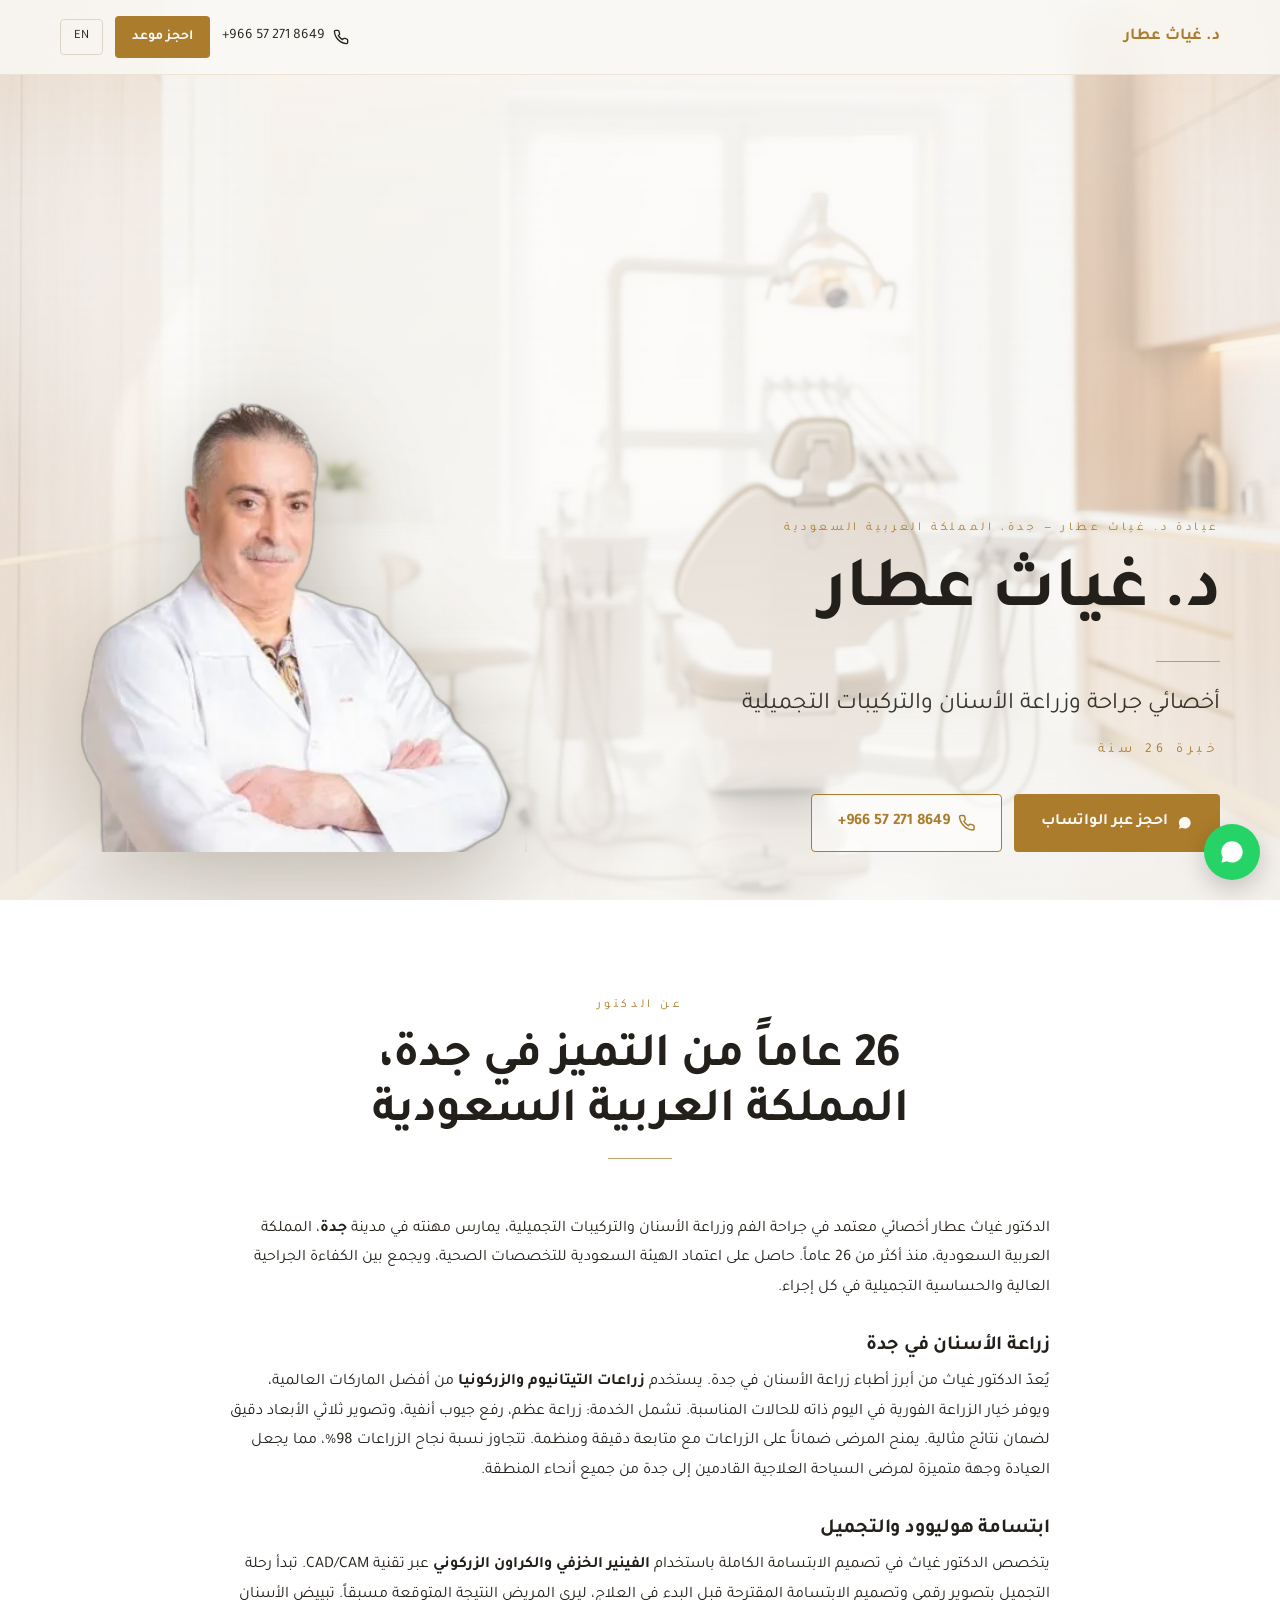
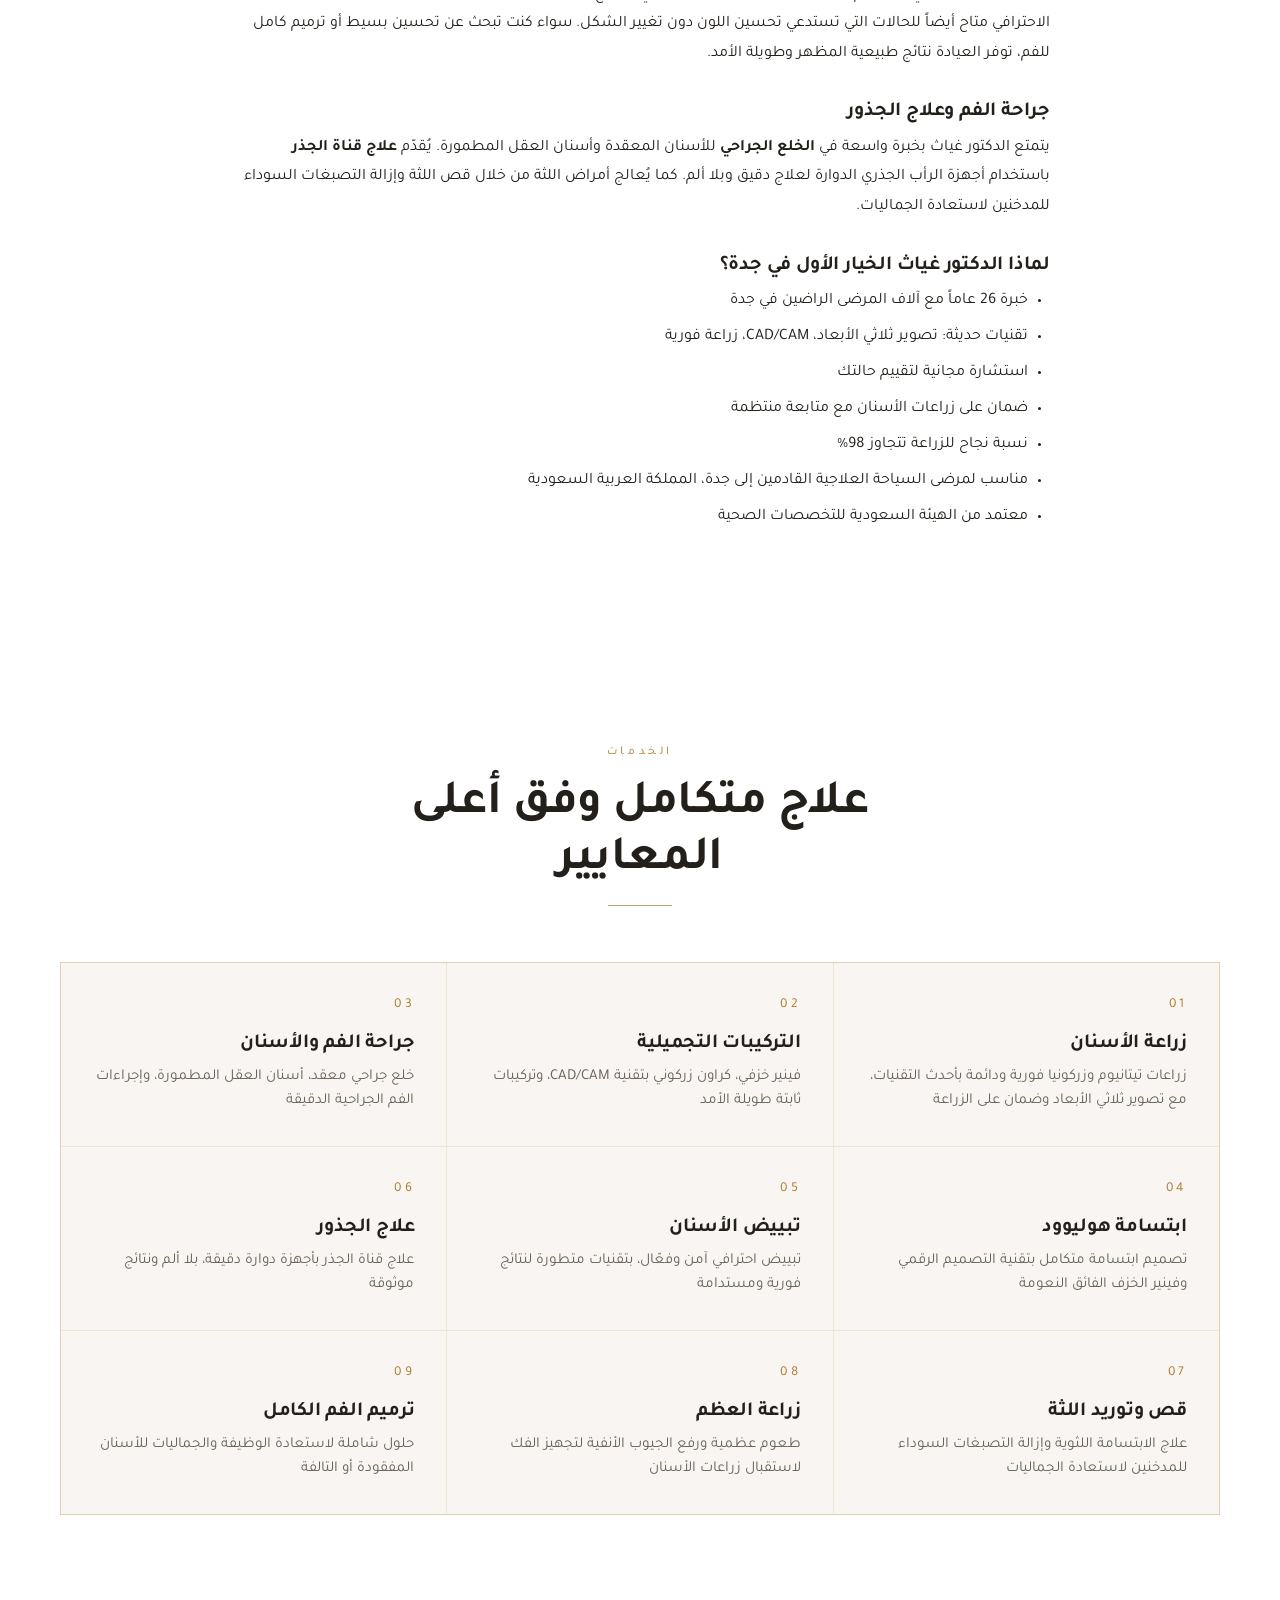
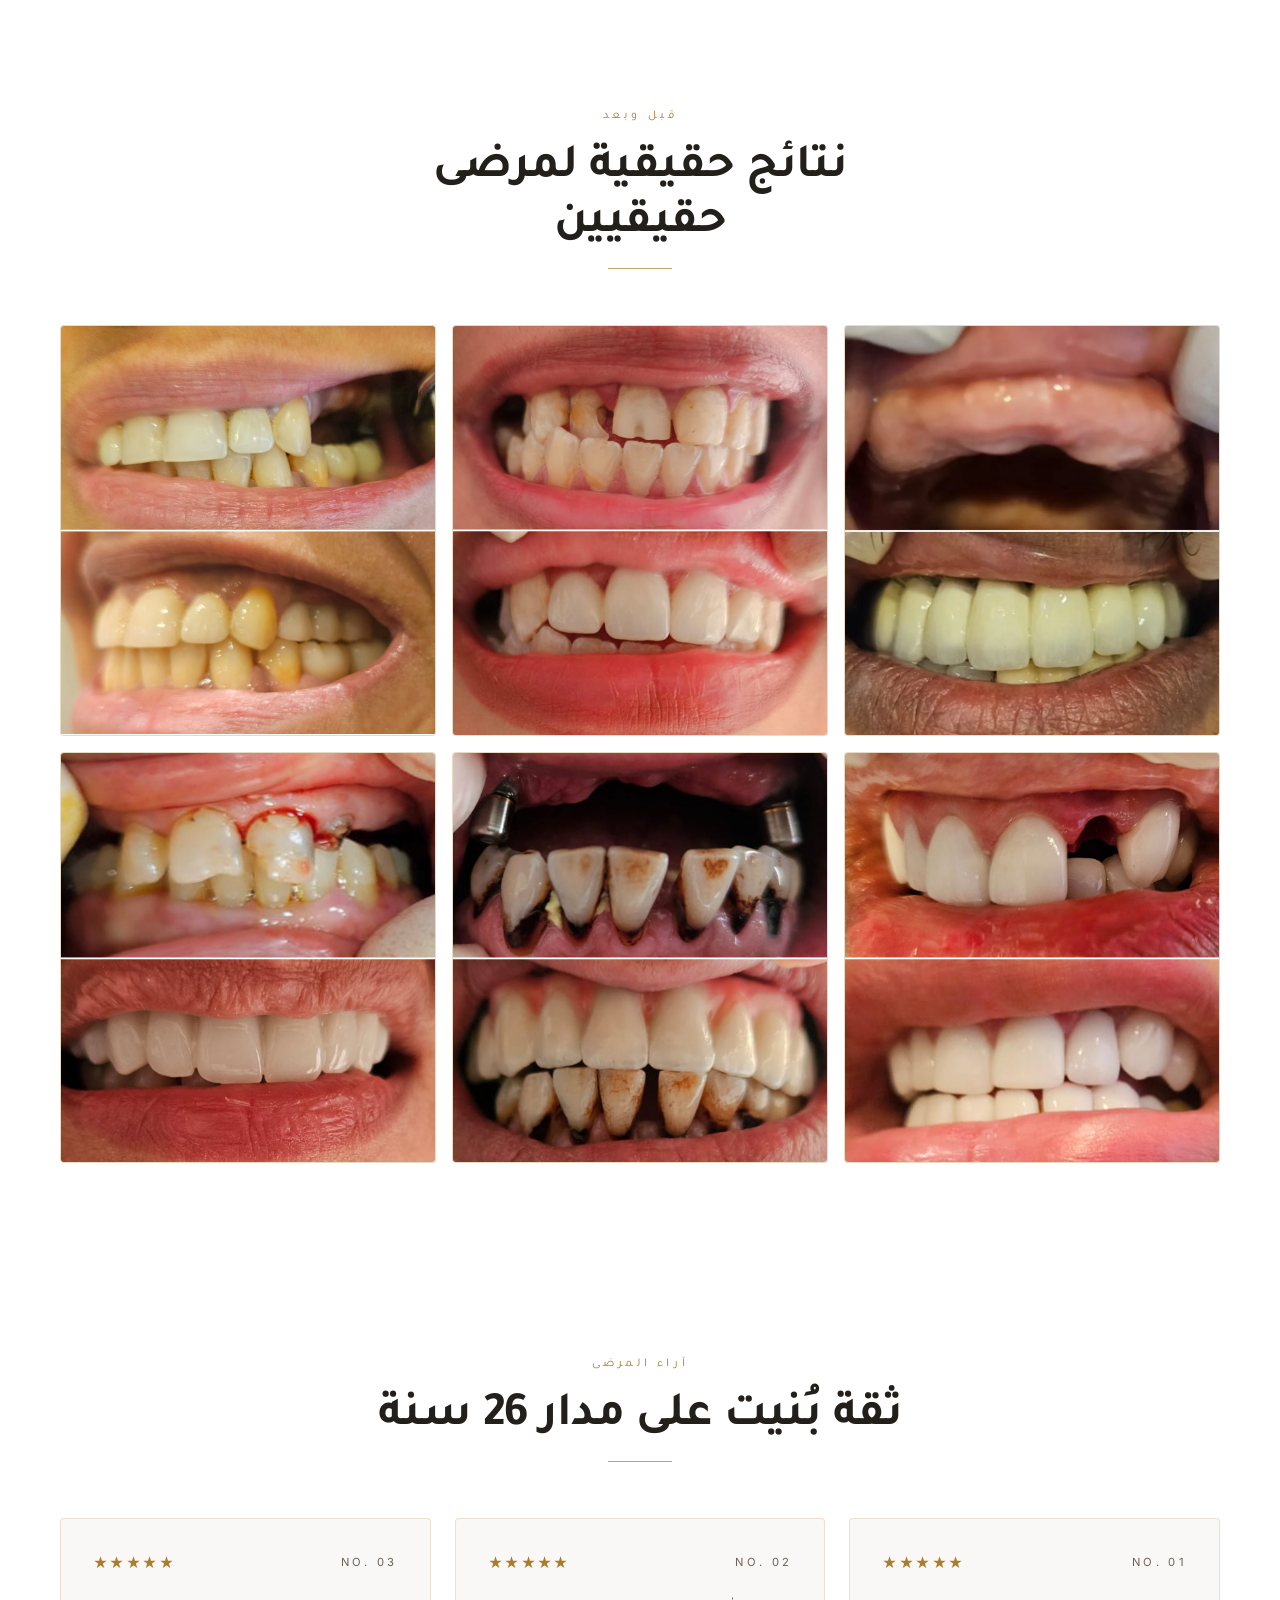
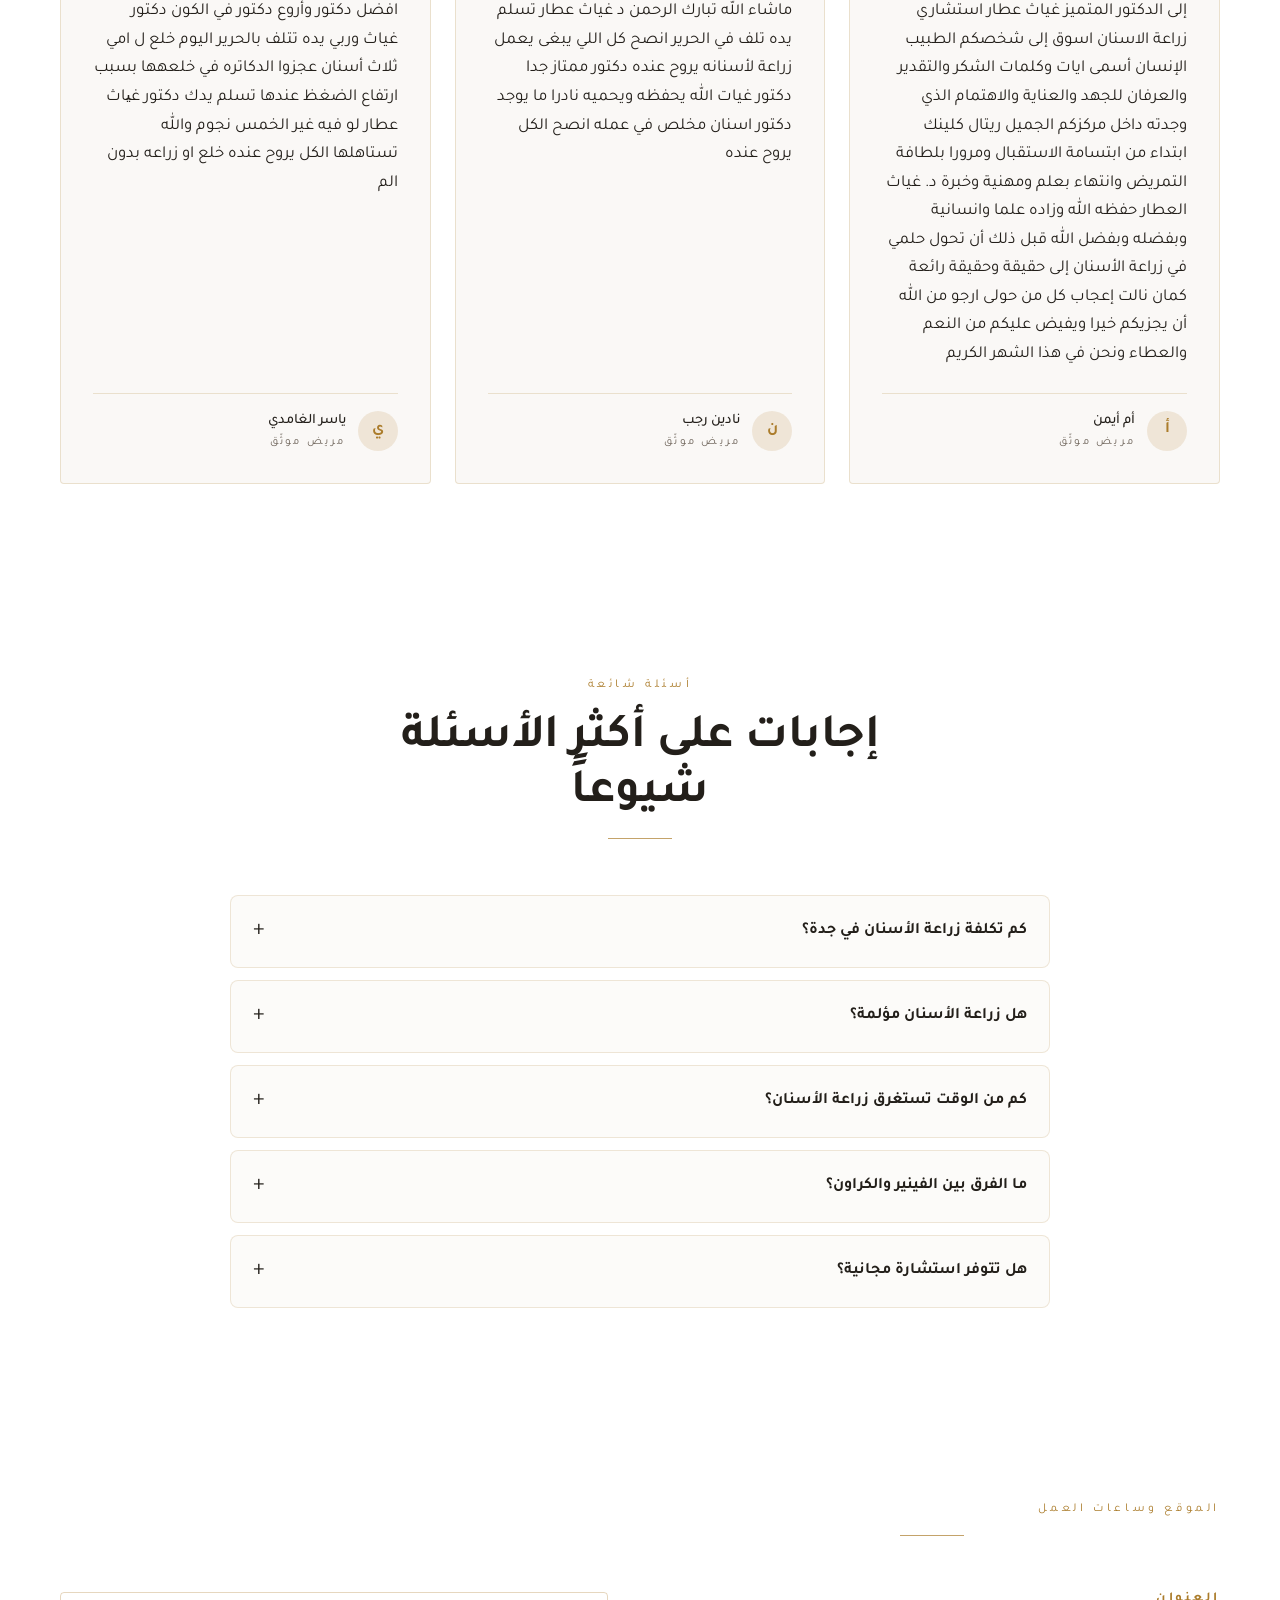
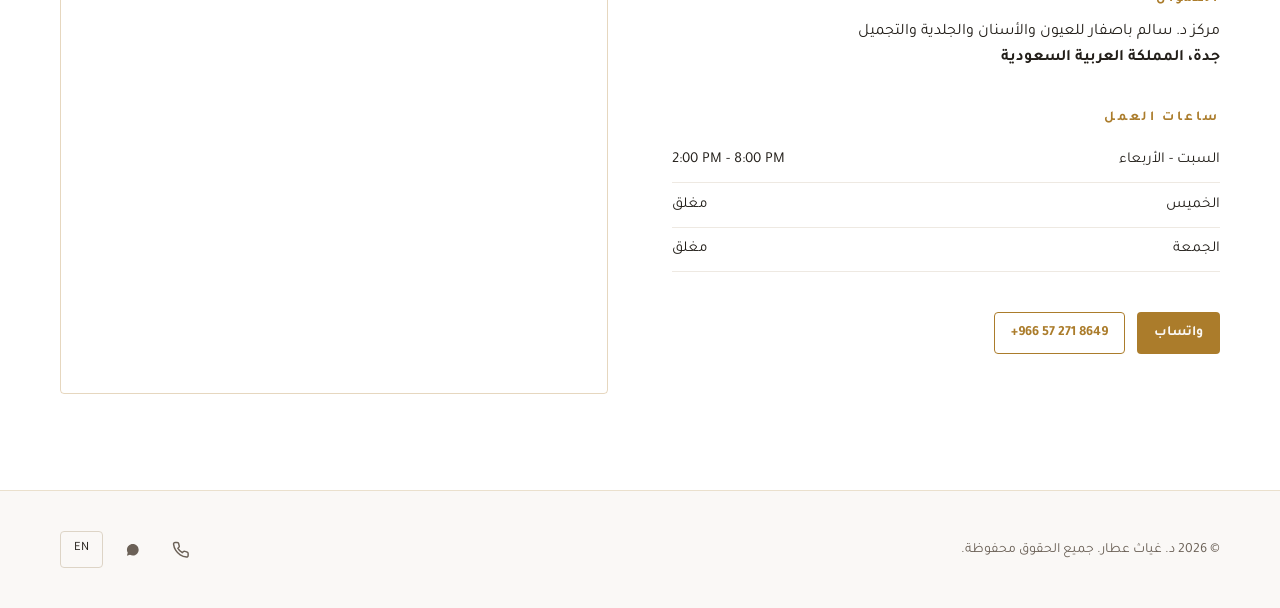
<file: index.html>
<!doctype html>
<html lang="ar" dir="rtl">
<head>
<meta charset="UTF-8" />
<meta name="viewport" content="width=device-width, initial-scale=1.0" />
<title>د. غياث عطار - أخصائي زراعة وتجميل الأسنان في جدة | 26 سنة خبرة</title>
<meta name="description" content="د. غياث عطار - أخصائي زراعة وتجميل الأسنان في جدة بخبرة 26 عاماً. زراعات التيتانيوم والزركونيا، ابتسامة هوليوود، وعلاج قناة الجذر. استشارة مجانية. احجز الآن." />
<meta name="keywords" content="دكتور اسنان جدة, زراعة اسنان جدة, تركيبات اسنان, ابتسامة هوليوود جدة, تبييض اسنان, د. غياث عطار, طبيب اسنان السعودية, جدة, زراعة تيتانيوم, زراعة زركونيا, فينير اسنان جدة, أفضل دكتور اسنان جدة" />
<meta name="author" content="Dr. Ghias Attar" />
<link rel="canonical" href="https://www.drghiasattar.com/" />
<link rel="alternate" hreflang="ar" href="https://www.drghiasattar.com/" />
<link rel="alternate" hreflang="en" href="https://www.drghiasattar.com/en/" />
<link rel="alternate" hreflang="x-default" href="https://www.drghiasattar.com/" />

<!-- Open Graph -->
<meta property="og:type" content="website" />
<meta property="og:locale" content="ar_SA" />
<meta property="og:title" content="د. غياث عطار - أخصائي زراعة وتجميل الأسنان في جدة" />
<meta property="og:description" content="خبرة 26 سنة في زراعة الأسنان والتركيبات التجميلية في جدة، السعودية. استشارة مجانية. احجز موعدك الآن." />
<meta property="og:url" content="https://www.drghiasattar.com/" />
<meta property="og:image" content="https://www.drghiasattar.com/assets/dr-ghiath.jpg" />

<meta name="twitter:card" content="summary_large_image" />
<meta name="twitter:title" content="د. غياث عطار - أخصائي زراعة وتجميل الأسنان في جدة" />
<meta name="twitter:description" content="خبرة 26 سنة في زراعة الأسنان والتركيبات التجميلية في جدة، السعودية. استشارة مجانية." />
<meta name="twitter:image" content="https://www.drghiasattar.com/assets/dr-ghiath.jpg" />

<link rel="icon" type="image/png" href="favicon.png" />
<link rel="apple-touch-icon" href="favicon.png" />

<link rel="preconnect" href="https://fonts.googleapis.com" />
<link rel="preconnect" href="https://fonts.gstatic.com" crossorigin />
<link href="https://fonts.googleapis.com/css2?family=Tajawal:wght@400;500;700;900&family=Cormorant+Garamond:wght@400;500;600;700&family=Inter:wght@400;500;600&display=swap" rel="stylesheet" />
<link rel="stylesheet" href="styles.css" />

<!-- JSON-LD Dentist schema -->
<script type="application/ld+json">
{
  "@context": "https://schema.org",
  "@type": "Dentist",
  "name": "د. غياث عطار",
  "alternateName": "Dr. Ghias Attar",
  "description": "أخصائي زراعة وتجميل الأسنان في جدة، المملكة العربية السعودية. خبرة 26 سنة في زراعة التيتانيوم والزركونيا، ابتسامة هوليوود، الفينير، وعلاج الجذور. استشارة مجانية.",
  "image": "https://www.drghiasattar.com/assets/dr-ghiath.jpg",
  "url": "https://www.drghiasattar.com/",
  "telephone": "+966572718649",
  "priceRange": "$$",
  "medicalSpecialty": ["DentalImplants", "CosmeticDentistry", "OralSurgery"],
  "address": {
    "@type": "PostalAddress",
    "streetAddress": "مركز د. سالم باصفار للعيون والأسنان والجلدية والتجميل",
    "addressLocality": "جدة",
    "addressRegion": "منطقة مكة المكرمة",
    "addressCountry": "SA"
  },
  "geo": {
    "@type": "GeoCoordinates",
    "latitude": "21.5433",
    "longitude": "39.1728"
  },
  "openingHoursSpecification": [
    {
      "@type": "OpeningHoursSpecification",
      "dayOfWeek": ["Saturday", "Sunday", "Monday", "Tuesday", "Wednesday"],
      "opens": "14:00",
      "closes": "20:00"
    }
  ],
  "aggregateRating": {
    "@type": "AggregateRating",
    "ratingValue": "5.0",
    "reviewCount": "3"
  },
  "sameAs": [
    "https://www.drghiasattar.com",
    "https://www.drghiasattar.com/en/"
  ]
}
</script>
<script type="application/ld+json">
{
  "@context": "https://schema.org",
  "@type": "FAQPage",
  "mainEntity": [
    {
      "@type": "Question",
      "name": "كم تكلفة زراعة الأسنان في جدة؟",
      "acceptedAnswer": {
        "@type": "Answer",
        "text": "تتفاوت تكلفة زراعة الأسنان في جدة حسب نوع الزراعة (تيتانيوم أو زركونيا) وعدد الأسنان وإجراءات التحضير مثل زراعة العظم. يوفر الدكتور غياث عطار استشارة مجانية لتقييم حالتك وتحديد التكلفة بدقة. تواصل معنا عبر الواتساب على الرقم +966572718649."
      }
    },
    {
      "@type": "Question",
      "name": "هل زراعة الأسنان مؤلمة؟",
      "acceptedAnswer": {
        "@type": "Answer",
        "text": "تُجرى عملية زراعة الأسنان تحت تأثير التخدير الموضعي، مما يجعلها غير مؤلمة أثناء الإجراء. بعد انتهاء التخدير قد تشعر ببعض الانزعاج البسيط لأيام قليلة يمكن السيطرة عليه بمسكنات الألم العادية."
      }
    },
    {
      "@type": "Question",
      "name": "كم من الوقت تستغرق زراعة الأسنان؟",
      "acceptedAnswer": {
        "@type": "Answer",
        "text": "يستغرق إجراء زراعة الأسنان الواحدة عادةً 30 إلى 60 دقيقة. في حالات الزراعة الفورية، يمكن تركيب الزراعة والتاج المؤقت في نفس اليوم. يمتد التعافي الكامل وتثبيت الزراعة في العظم من 3 إلى 6 أشهر."
      }
    },
    {
      "@type": "Question",
      "name": "ما الفرق بين الفينير والكراون؟",
      "acceptedAnswer": {
        "@type": "Answer",
        "text": "الفينير عبارة عن قشرة خزفية رفيعة تُلصق على الجزء الأمامي من السن لتحسين المظهر، وتحتاج إلى تجهيز بسيط للسن. أما الكراون فيغطي السن بالكامل ويُستخدم عادةً للأسنان المكسورة أو المعالجة بعلاج الجذور. يساعدك الدكتور غياث عطار في اختيار الخيار الأنسب لحالتك."
      }
    },
    {
      "@type": "Question",
      "name": "هل تتوفر استشارة مجانية؟",
      "acceptedAnswer": {
        "@type": "Answer",
        "text": "نعم، يوفر الدكتور غياث عطار استشارة مجانية لتقييم حالتك وشرح خيارات العلاج المتاحة في جدة، المملكة العربية السعودية. يمكنك حجز موعدك عبر الواتساب على الرقم +966572718649."
      }
    }
  ]
}
</script>
</head>
<body>
<!-- Decorative parallax background (aria-hidden, no SEO impact) -->
<div class="parallax-bg" aria-hidden="true">
  <img class="parallax-bg__layer" data-scene="0" src="assets/clinic-bg.jpg" alt="" loading="eager" style="opacity:1" />
  <img class="parallax-bg__layer" data-scene="1" src="assets/clinic-room-2.jpg" alt="" loading="lazy" />
  <img class="parallax-bg__layer" data-scene="2" src="assets/clinic-room-3.jpg" alt="" loading="lazy" />
  <img class="parallax-bg__layer" data-scene="3" src="assets/clinic-bg.jpg" alt="" loading="lazy" />
  <div class="parallax-bg__wash"></div>
  <div class="parallax-bg__gradient"></div>
</div>
<script>
(function(){
  if (window.matchMedia && window.matchMedia('(prefers-reduced-motion: reduce)').matches) {
    document.querySelectorAll('.parallax-bg__layer').forEach(function(el,i){ el.style.opacity = i===0 ? '1' : '0'; });
    return;
  }
  var layers = document.querySelectorAll('.parallax-bg__layer');
  var ticking = false;
  function update(){
    var max = document.documentElement.scrollHeight - window.innerHeight;
    var progress = max > 0 ? window.scrollY / max : 0;
    var scaled = progress * (layers.length - 1);
    var translateY = progress * 80;
    var scale = 1.08 + progress * 0.04;
    layers.forEach(function(el, i){
      var distance = Math.abs(scaled - i);
      var opacity = Math.max(0, 1 - distance);
      el.style.opacity = opacity;
      el.style.transform = 'translate3d(0,' + (translateY - i*10) + 'px,0) scale(' + scale + ')';
    });
    ticking = false;
  }
  function onScroll(){
    if (ticking) return;
    ticking = true;
    requestAnimationFrame(update);
  }
  update();
  window.addEventListener('scroll', onScroll, { passive: true });
  window.addEventListener('resize', onScroll, { passive: true });
})();
</script>


<header class="site-header">
  <div class="container">
    <a href="#hero" class="brand">د. غياث عطار</a>
    <div class="header-actions">
      <a href="tel:+966572718649" class="header-phone" aria-label="اتصل">
        <svg viewBox="0 0 24 24" fill="none" stroke="currentColor" stroke-width="2" width="16" height="16"><path d="M22 16.92v3a2 2 0 0 1-2.18 2 19.79 19.79 0 0 1-8.63-3.07 19.5 19.5 0 0 1-6-6 19.79 19.79 0 0 1-3.07-8.67A2 2 0 0 1 4.11 2h3a2 2 0 0 1 2 1.72 12.84 12.84 0 0 0 .7 2.81 2 2 0 0 1-.45 2.11L8.09 9.91a16 16 0 0 0 6 6l1.27-1.27a2 2 0 0 1 2.11-.45 12.84 12.84 0 0 0 2.81.7A2 2 0 0 1 22 16.92z"/></svg>
        <span dir="ltr">+966 57 271 8649</span>
      </a>
      <a href="https://wa.me/966572718649" target="_blank" rel="noopener" class="btn btn-primary btn-sm">احجز موعد</a>
      <a href="en/" class="lang-toggle">EN</a>
    </div>
  </div>
</header>

<main>
  <!-- Hero -->
  <section id="hero" class="hero">
    <div class="container">
      <div class="hero-grid">
        <div class="hero-text">
          <p class="eyebrow">عيادة د. غياث عطار — جدة، المملكة العربية السعودية</p>
          <h1>د. غياث عطار</h1>
          <span class="gold-divider"></span>
          <p class="hero-title">أخصائي جراحة وزراعة الأسنان والتركيبات التجميلية</p>
          <p class="hero-experience">خبرة 26 سنة</p>
          <div class="hero-ctas">
            <a href="https://wa.me/966572718649" target="_blank" rel="noopener" class="btn btn-primary">
              <svg viewBox="0 0 32 32" fill="currentColor" width="20" height="20"><path d="M16.003 5.333c-5.886 0-10.667 4.78-10.667 10.667 0 1.88.498 3.717 1.444 5.333L5.333 26.667l5.49-1.439a10.62 10.62 0 0 0 5.18 1.34h.004c5.886 0 10.666-4.78 10.666-10.667S21.89 5.333 16.003 5.333z"/></svg>
              احجز عبر الواتساب
            </a>
            <a href="tel:+966572718649" class="btn btn-outline">
              <svg viewBox="0 0 24 24" fill="none" stroke="currentColor" stroke-width="2" width="18" height="18"><path d="M22 16.92v3a2 2 0 0 1-2.18 2 19.79 19.79 0 0 1-8.63-3.07 19.5 19.5 0 0 1-6-6 19.79 19.79 0 0 1-3.07-8.67A2 2 0 0 1 4.11 2h3a2 2 0 0 1 2 1.72 12.84 12.84 0 0 0 .7 2.81 2 2 0 0 1-.45 2.11L8.09 9.91a16 16 0 0 0 6 6l1.27-1.27a2 2 0 0 1 2.11-.45 12.84 12.84 0 0 0 2.81.7A2 2 0 0 1 22 16.92z"/></svg>
              <span dir="ltr">+966 57 271 8649</span>
            </a>
          </div>
        </div>
        <div class="hero-img">
          <img src="assets/dr-ghiath-cutout.png" alt="د. غياث عطار - أخصائي زراعة وتجميل الأسنان" loading="eager" />
        </div>
      </div>
    </div>
  </section>

  <!-- About -->
  <section id="about" class="section">
    <div class="container">
      <div class="section-head center">
        <p class="eyebrow">عن الدكتور</p>
        <h2>26 عاماً من التميز في جدة، المملكة العربية السعودية</h2>
        <span class="gold-divider"></span>
      </div>
      <div class="about-content">
        <p>الدكتور غياث عطار أخصائي معتمد في جراحة الفم وزراعة الأسنان والتركيبات التجميلية، يمارس مهنته في مدينة <strong>جدة</strong>، المملكة العربية السعودية، منذ أكثر من 26 عاماً. حاصل على اعتماد الهيئة السعودية للتخصصات الصحية، ويجمع بين الكفاءة الجراحية العالية والحساسية التجميلية في كل إجراء.</p>

        <h3>زراعة الأسنان في جدة</h3>
        <p>يُعدّ الدكتور غياث من أبرز أطباء زراعة الأسنان في جدة. يستخدم <strong>زراعات التيتانيوم والزركونيا</strong> من أفضل الماركات العالمية، ويوفر خيار الزراعة الفورية في اليوم ذاته للحالات المناسبة. تشمل الخدمة: زراعة عظم، رفع جيوب أنفية، وتصوير ثلاثي الأبعاد دقيق لضمان نتائج مثالية. يمنح المرضى ضماناً على الزراعات مع متابعة دقيقة ومنظمة. تتجاوز نسبة نجاح الزراعات 98%، مما يجعل العيادة وجهة متميزة لمرضى السياحة العلاجية القادمين إلى جدة من جميع أنحاء المنطقة.</p>

        <h3>ابتسامة هوليوود والتجميل</h3>
        <p>يتخصص الدكتور غياث في تصميم الابتسامة الكاملة باستخدام <strong>الفينير الخزفي والكراون الزركوني</strong> عبر تقنية CAD/CAM. تبدأ رحلة التجميل بتصوير رقمي وتصميم الابتسامة المقترحة قبل البدء في العلاج، ليرى المريض النتيجة المتوقعة مسبقاً. تبييض الأسنان الاحترافي متاح أيضاً للحالات التي تستدعي تحسين اللون دون تغيير الشكل. سواء كنت تبحث عن تحسين بسيط أو ترميم كامل للفم، توفر العيادة نتائج طبيعية المظهر وطويلة الأمد.</p>

        <h3>جراحة الفم وعلاج الجذور</h3>
        <p>يتمتع الدكتور غياث بخبرة واسعة في <strong>الخلع الجراحي</strong> للأسنان المعقدة وأسنان العقل المطمورة. يُقدّم <strong>علاج قناة الجذر</strong> باستخدام أجهزة الرأب الجذري الدوارة لعلاج دقيق وبلا ألم. كما يُعالج أمراض اللثة من خلال قص اللثة وإزالة التصبغات السوداء للمدخنين لاستعادة الجماليات.</p>

        <h3>لماذا الدكتور غياث الخيار الأول في جدة؟</h3>
        <ul>
          <li>خبرة 26 عاماً مع آلاف المرضى الراضين في جدة</li>
          <li>تقنيات حديثة: تصوير ثلاثي الأبعاد، CAD/CAM، زراعة فورية</li>
          <li>استشارة مجانية لتقييم حالتك</li>
          <li>ضمان على زراعات الأسنان مع متابعة منتظمة</li>
          <li>نسبة نجاح للزراعة تتجاوز 98%</li>
          <li>مناسب لمرضى السياحة العلاجية القادمين إلى جدة، المملكة العربية السعودية</li>
          <li>معتمد من الهيئة السعودية للتخصصات الصحية</li>
        </ul>
      </div>
    </div>
  </section>

  <!-- Services -->
  <section id="services" class="section">
    <div class="container">
      <div class="section-head center">
        <p class="eyebrow">الخدمات</p>
        <h2>علاج متكامل وفق أعلى المعايير</h2>
        <span class="gold-divider"></span>
      </div>
      <div class="services-grid">
        <div class="service-card"><div class="service-num">01</div><h3>زراعة الأسنان</h3><p>زراعات تيتانيوم وزركونيا فورية ودائمة بأحدث التقنيات، مع تصوير ثلاثي الأبعاد وضمان على الزراعة</p></div>
        <div class="service-card"><div class="service-num">02</div><h3>التركيبات التجميلية</h3><p>فينير خزفي، كراون زركوني بتقنية CAD/CAM، وتركيبات ثابتة طويلة الأمد</p></div>
        <div class="service-card"><div class="service-num">03</div><h3>جراحة الفم والأسنان</h3><p>خلع جراحي معقد، أسنان العقل المطمورة، وإجراءات الفم الجراحية الدقيقة</p></div>
        <div class="service-card"><div class="service-num">04</div><h3>ابتسامة هوليوود</h3><p>تصميم ابتسامة متكامل بتقنية التصميم الرقمي وفينير الخزف الفائق النعومة</p></div>
        <div class="service-card"><div class="service-num">05</div><h3>تبييض الأسنان</h3><p>تبييض احترافي آمن وفعّال، بتقنيات متطورة لنتائج فورية ومستدامة</p></div>
        <div class="service-card"><div class="service-num">06</div><h3>علاج الجذور</h3><p>علاج قناة الجذر بأجهزة دوارة دقيقة، بلا ألم ونتائج موثوقة</p></div>
        <div class="service-card"><div class="service-num">07</div><h3>قص وتوريد اللثة</h3><p>علاج الابتسامة اللثوية وإزالة التصبغات السوداء للمدخنين لاستعادة الجماليات</p></div>
        <div class="service-card"><div class="service-num">08</div><h3>زراعة العظم</h3><p>طعوم عظمية ورفع الجيوب الأنفية لتجهيز الفك لاستقبال زراعات الأسنان</p></div>
        <div class="service-card"><div class="service-num">09</div><h3>ترميم الفم الكامل</h3><p>حلول شاملة لاستعادة الوظيفة والجماليات للأسنان المفقودة أو التالفة</p></div>
      </div>
    </div>
  </section>

  <!-- Gallery -->
  <section id="gallery" class="section">
    <div class="container">
      <div class="section-head center">
        <p class="eyebrow">قبل وبعد</p>
        <h2>نتائج حقيقية لمرضى حقيقيين</h2>
        <span class="gold-divider"></span>
      </div>
      <div class="gallery-grid">
        <a href="#img1"><img src="assets/before-after-1.jpg" alt="حالة قبل وبعد - زراعة وتركيبات" loading="lazy" /></a>
        <a href="#img2"><img src="assets/before-after-2.jpg" alt="حالة قبل وبعد - تركيبات تجميلية" loading="lazy" /></a>
        <a href="#img3"><img src="assets/before-after-3.jpg" alt="حالة قبل وبعد - تجميل الأسنان" loading="lazy" /></a>
        <a href="#img4"><img src="assets/before-after-4.jpg" alt="حالة قبل وبعد - زراعة الأسنان الأمامية" loading="lazy" /></a>
        <a href="#img5"><img src="assets/before-after-5.jpg" alt="حالة قبل وبعد - زراعة كاملة" loading="lazy" /></a>
        <a href="#img6"><img src="assets/before-after-6.jpg" alt="حالة قبل وبعد - تركيبات ثابتة" loading="lazy" /></a>
      </div>
    </div>
  </section>

  <!-- Testimonials -->
  <section id="testimonials" class="section">
    <div class="container">
      <div class="section-head center">
        <p class="eyebrow">آراء المرضى</p>
        <h2>ثقة بُنيت على مدار 26 سنة</h2>
        <span class="gold-divider"></span>
      </div>
      <div class="reviews-grid">
        <article class="review">
          <div class="review-meta"><span class="review-num">No. 01</span><span class="stars">★★★★★</span></div>
          <p class="review-quote">إلى الدكتور المتميز غياث عطار استشاري زراعة الاسنان اسوق إلى شخصكم الطبيب الإنسان أسمى ايات وكلمات الشكر والتقدير والعرفان للجهد والعناية والاهتمام الذي وجدته داخل مركزكم الجميل ريتال كلينك ابتداء من ابتسامة الاستقبال ومرورا بلطافة التمريض وانتهاء بعلم ومهنية وخبرة د. غياث العطار حفظه الله وزاده علما وانسانية وبفضله وبفضل الله قبل ذلك أن تحول حلمي في زراعة الأسنان إلى حقيقة وحقيقة رائعة كمان نالت إعجاب كل من حولى ارجو من الله أن يجزيكم خيرا ويفيض عليكم من النعم والعطاء ونحن في هذا الشهر الكريم</p>
          <div class="review-author"><div class="author-avatar">أ</div><div><p class="author-name">أم أيمن</p><p class="author-meta">مريض موثّق</p></div></div>
        </article>
        <article class="review">
          <div class="review-meta"><span class="review-num">No. 02</span><span class="stars">★★★★★</span></div>
          <p class="review-quote">ماشاء الله تبارك الرحمن د غياث عطار تسلم يده تلف في الحرير انصح كل اللي يبغى يعمل زراعة لأسنانه يروح عنده دكتور ممتاز جدا دكتور غيات الله يحفظه ويحميه نادرا ما يوجد دكتور اسنان مخلص في عمله انصح الكل يروح عنده</p>
          <div class="review-author"><div class="author-avatar">ن</div><div><p class="author-name">نادين رجب</p><p class="author-meta">مريض موثّق</p></div></div>
        </article>
        <article class="review">
          <div class="review-meta"><span class="review-num">No. 03</span><span class="stars">★★★★★</span></div>
          <p class="review-quote">افضل دكتور وأروع دكتور في الكون دكتور غياث وربي يده تتلف بالحرير اليوم خلع ل امي ثلاث أسنان عجزوا الدكاتره في خلعهها بسبب ارتفاع الضغظ عندها تسلم يدك دكتور غیاث عطار لو فيه غير الخمس نجوم والله تستاهلها الكل يروح عنده خلع او زراعه بدون الم</p>
          <div class="review-author"><div class="author-avatar">ي</div><div><p class="author-name">ياسر الغامدي</p><p class="author-meta">مريض موثّق</p></div></div>
        </article>
      </div>
    </div>
  </section>

  <!-- FAQ -->
  <section id="faq" class="section">
    <div class="container">
      <div class="section-head center">
        <p class="eyebrow">أسئلة شائعة</p>
        <h2>إجابات على أكثر الأسئلة شيوعاً</h2>
        <span class="gold-divider"></span>
      </div>
      <div class="faq-list">
        <details class="faq-item">
          <summary>كم تكلفة زراعة الأسنان في جدة؟</summary>
          <p>تتفاوت تكلفة زراعة الأسنان في جدة حسب نوع الزراعة (تيتانيوم أو زركونيا) وعدد الأسنان وإجراءات التحضير مثل زراعة العظم. يوفر الدكتور غياث عطار استشارة مجانية لتقييم حالتك وتحديد التكلفة بدقة. تواصل معنا عبر الواتساب على الرقم <a href="tel:+966572718649" dir="ltr">+966 57 271 8649</a>.</p>
        </details>
        <details class="faq-item">
          <summary>هل زراعة الأسنان مؤلمة؟</summary>
          <p>تُجرى عملية زراعة الأسنان تحت تأثير التخدير الموضعي، مما يجعلها غير مؤلمة أثناء الإجراء. بعد انتهاء التخدير قد تشعر ببعض الانزعاج البسيط لأيام قليلة يمكن السيطرة عليه بمسكنات الألم العادية.</p>
        </details>
        <details class="faq-item">
          <summary>كم من الوقت تستغرق زراعة الأسنان؟</summary>
          <p>يستغرق إجراء زراعة الأسنان الواحدة عادةً 30 إلى 60 دقيقة. في حالات الزراعة الفورية، يمكن تركيب الزراعة والتاج المؤقت في نفس اليوم. يمتد التعافي الكامل وتثبيت الزراعة في العظم من 3 إلى 6 أشهر.</p>
        </details>
        <details class="faq-item">
          <summary>ما الفرق بين الفينير والكراون؟</summary>
          <p>الفينير عبارة عن قشرة خزفية رفيعة تُلصق على الجزء الأمامي من السن لتحسين المظهر، وتحتاج إلى تجهيز بسيط للسن. أما الكراون فيغطي السن بالكامل ويُستخدم عادةً للأسنان المكسورة أو المعالجة بعلاج الجذور. يساعدك الدكتور غياث عطار في اختيار الخيار الأنسب لحالتك.</p>
        </details>
        <details class="faq-item">
          <summary>هل تتوفر استشارة مجانية؟</summary>
          <p>نعم، يوفر الدكتور غياث عطار استشارة مجانية لتقييم حالتك وشرح خيارات العلاج المتاحة في جدة، المملكة العربية السعودية. يمكنك حجز موعدك عبر الواتساب على الرقم <a href="https://wa.me/966572718649" target="_blank" rel="noopener" dir="ltr">+966 57 271 8649</a>.</p>
        </details>
      </div>
    </div>
  </section>

  <!-- Location -->
  <section id="location" class="section">
    <div class="container">
      <div class="section-head" style="text-align:start; margin-inline:0;">
        <p class="eyebrow">الموقع وساعات العمل</p>
        <span class="gold-divider"></span>
      </div>
      <div class="location-grid">
        <div class="location-info">
          <div>
            <h3>العنوان</h3>
            <p>مركز د. سالم باصفار للعيون والأسنان والجلدية والتجميل<br><strong>جدة، المملكة العربية السعودية</strong></p>
          </div>
          <div>
            <h3>ساعات العمل</h3>
            <ul class="hours-list">
              <li><span>السبت - الأربعاء</span><span dir="ltr">2:00 PM - 8:00 PM</span></li>
              <li><span>الخميس</span><span>مغلق</span></li>
              <li><span>الجمعة</span><span>مغلق</span></li>
            </ul>
          </div>
          <div class="hero-ctas">
            <a href="https://wa.me/966572718649" target="_blank" rel="noopener" class="btn btn-primary btn-sm">واتساب</a>
            <a href="tel:+966572718649" class="btn btn-outline btn-sm"><span dir="ltr">+966 57 271 8649</span></a>
          </div>
        </div>
        <div class="location-map">
          <iframe title="خريطة - مركز د. سالم باصفار" src="https://www.google.com/maps?q=Dr.+Salem+Basaffar+Eye+Dental+Derma+Aesthetic+Center&output=embed" loading="lazy" referrerpolicy="no-referrer-when-downgrade" allowfullscreen></iframe>
        </div>
      </div>
    </div>
  </section>
</main>

<footer class="site-footer">
  <div class="container">
    <p>© <span id="year">2026</span> د. غياث عطار. جميع الحقوق محفوظة.</p>
    <div class="footer-links">
      <a href="tel:+966572718649" class="icon-link" aria-label="اتصل"><svg viewBox="0 0 24 24" fill="none" stroke="currentColor" stroke-width="2"><path d="M22 16.92v3a2 2 0 0 1-2.18 2 19.79 19.79 0 0 1-8.63-3.07 19.5 19.5 0 0 1-6-6 19.79 19.79 0 0 1-3.07-8.67A2 2 0 0 1 4.11 2h3a2 2 0 0 1 2 1.72 12.84 12.84 0 0 0 .7 2.81 2 2 0 0 1-.45 2.11L8.09 9.91a16 16 0 0 0 6 6l1.27-1.27a2 2 0 0 1 2.11-.45 12.84 12.84 0 0 0 2.81.7A2 2 0 0 1 22 16.92z"/></svg></a>
      <a href="https://wa.me/966572718649" target="_blank" rel="noopener" class="icon-link" aria-label="واتساب"><svg viewBox="0 0 32 32" fill="currentColor"><path d="M16.003 5.333c-5.886 0-10.667 4.78-10.667 10.667 0 1.88.498 3.717 1.444 5.333L5.333 26.667l5.49-1.439a10.62 10.62 0 0 0 5.18 1.34c5.886 0 10.666-4.78 10.666-10.667S21.89 5.333 16.003 5.333z"/></svg></a>
      <a href="en/" class="lang-toggle">EN</a>
    </div>
  </div>
</footer>

<a href="https://wa.me/966572718649" target="_blank" rel="noopener" class="wa-float" aria-label="واتساب">
  <svg viewBox="0 0 32 32" fill="currentColor"><path d="M16.003 5.333c-5.886 0-10.667 4.78-10.667 10.667 0 1.88.498 3.717 1.444 5.333L5.333 26.667l5.49-1.439a10.62 10.62 0 0 0 5.18 1.34h.004c5.886 0 10.666-4.78 10.666-10.667S21.89 5.333 16.003 5.333zm4.87 12.964c-.267-.133-1.578-.778-1.822-.867-.244-.089-.422-.133-.6.134-.178.266-.689.867-.844 1.045-.155.178-.31.2-.578.067-.267-.134-1.127-.415-2.146-1.323-.793-.708-1.328-1.582-1.484-1.849-.155-.266-.016-.41.117-.543.12-.12.267-.31.4-.466.133-.155.178-.266.267-.444.089-.178.044-.333-.022-.467-.067-.133-.6-1.448-.823-1.982-.217-.52-.437-.45-.6-.458l-.511-.009a.98.98 0 0 0-.711.333c-.244.267-.933.911-.933 2.222s.955 2.578 1.088 2.756c.133.178 1.88 2.87 4.555 4.025.637.275 1.133.439 1.52.563.638.203 1.219.174 1.679.106.512-.077 1.578-.645 1.8-1.267.222-.622.222-1.156.155-1.267-.066-.111-.244-.178-.51-.31z"/></svg>
</a>

<!-- Lightboxes -->
<a href="#gallery" id="img1" class="lightbox" aria-label="إغلاق"><span class="lightbox__close" aria-hidden="true">&times;</span><img src="assets/before-after-1.jpg" alt="نتيجة قبل وبعد زراعة الأسنان - د. غياث عطار جدة" /></a>
<a href="#gallery" id="img2" class="lightbox" aria-label="إغلاق"><span class="lightbox__close" aria-hidden="true">&times;</span><img src="assets/before-after-2.jpg" alt="نتيجة قبل وبعد التركيبات التجميلية - د. غياث عطار جدة" /></a>
<a href="#gallery" id="img3" class="lightbox" aria-label="إغلاق"><span class="lightbox__close" aria-hidden="true">&times;</span><img src="assets/before-after-3.jpg" alt="نتيجة قبل وبعد ابتسامة هوليوود - د. غياث عطار جدة" /></a>
<a href="#gallery" id="img4" class="lightbox" aria-label="إغلاق"><span class="lightbox__close" aria-hidden="true">&times;</span><img src="assets/before-after-4.jpg" alt="نتيجة قبل وبعد زراعة الأسنان الأمامية - د. غياث عطار جدة" /></a>
<a href="#gallery" id="img5" class="lightbox" aria-label="إغلاق"><span class="lightbox__close" aria-hidden="true">&times;</span><img src="assets/before-after-5.jpg" alt="نتيجة قبل وبعد الترميم الكامل للفم - د. غياث عطار جدة" /></a>
<a href="#gallery" id="img6" class="lightbox" aria-label="إغلاق"><span class="lightbox__close" aria-hidden="true">&times;</span><img src="assets/before-after-6.jpg" alt="نتيجة قبل وبعد التركيبات الثابتة - د. غياث عطار جدة" /></a>
<script>document.getElementById('year').textContent = new Date().getFullYear();</script>
</body>
</html>
</file>
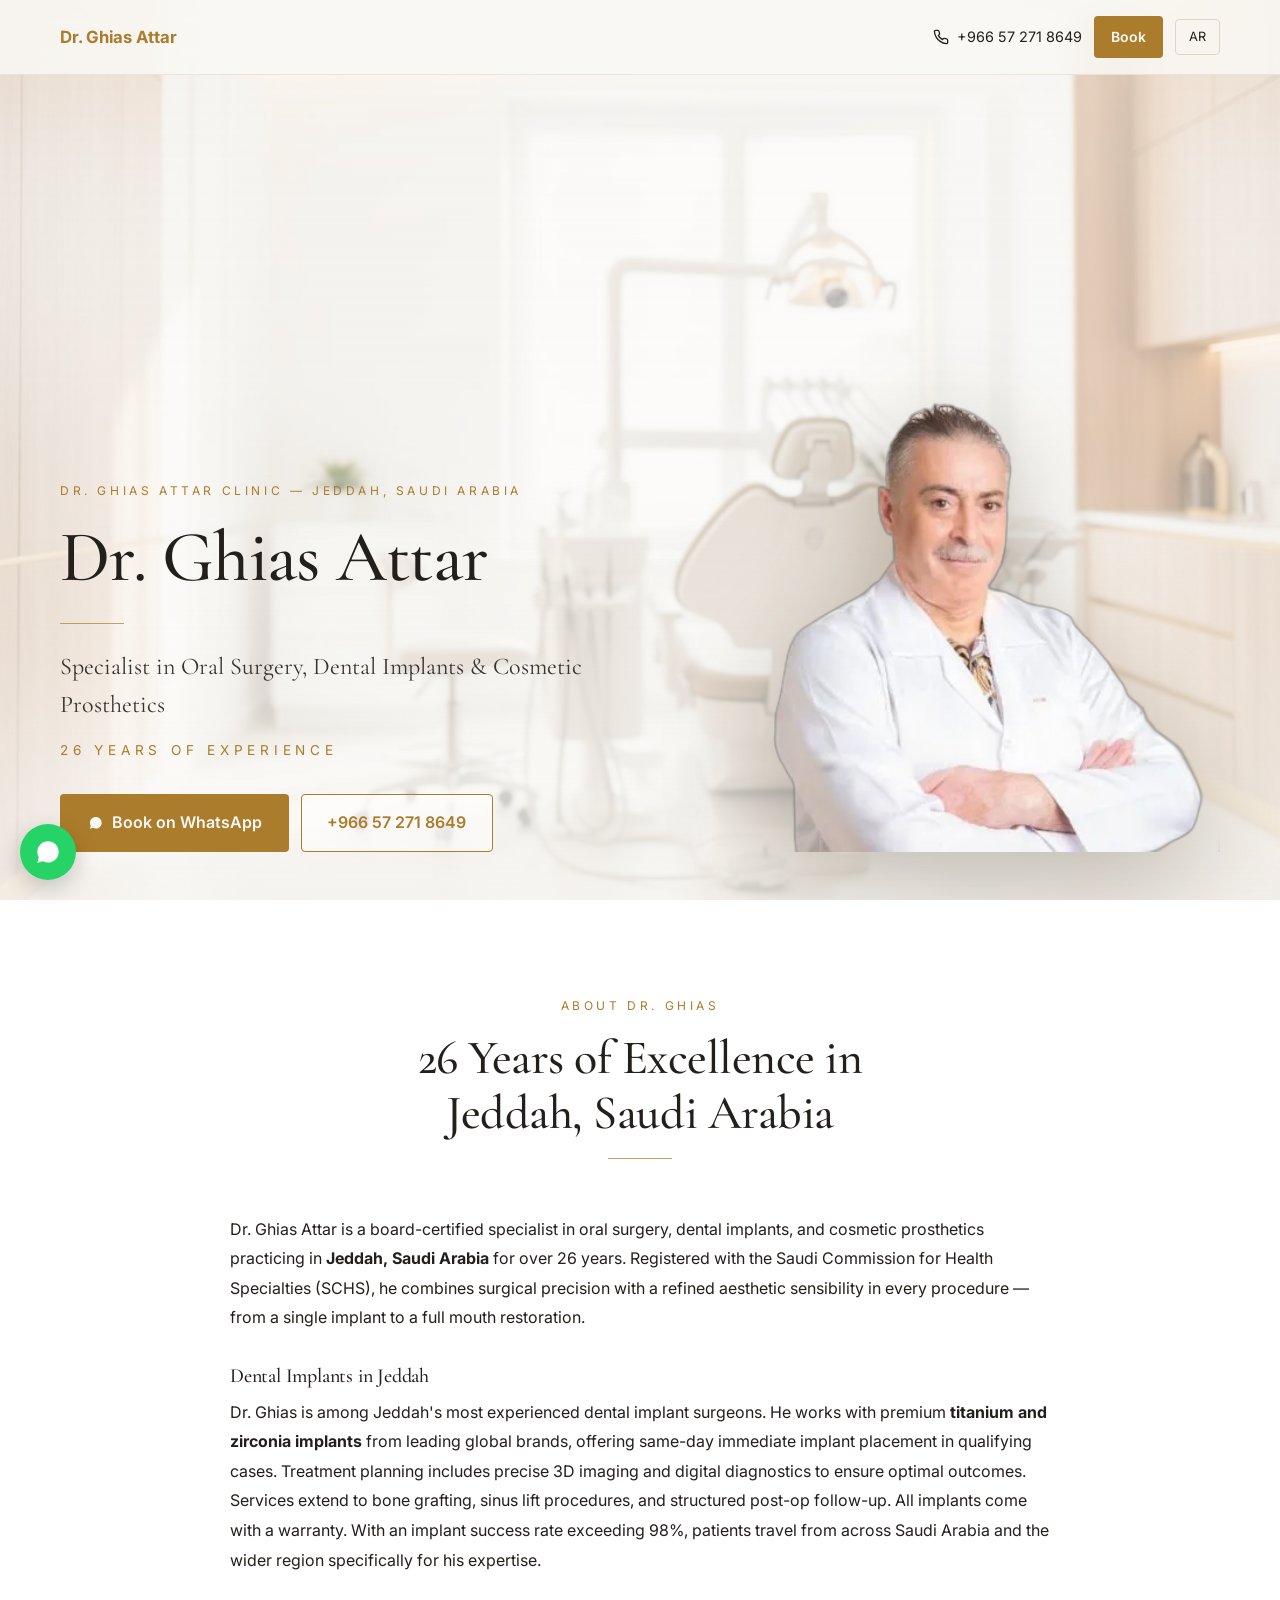
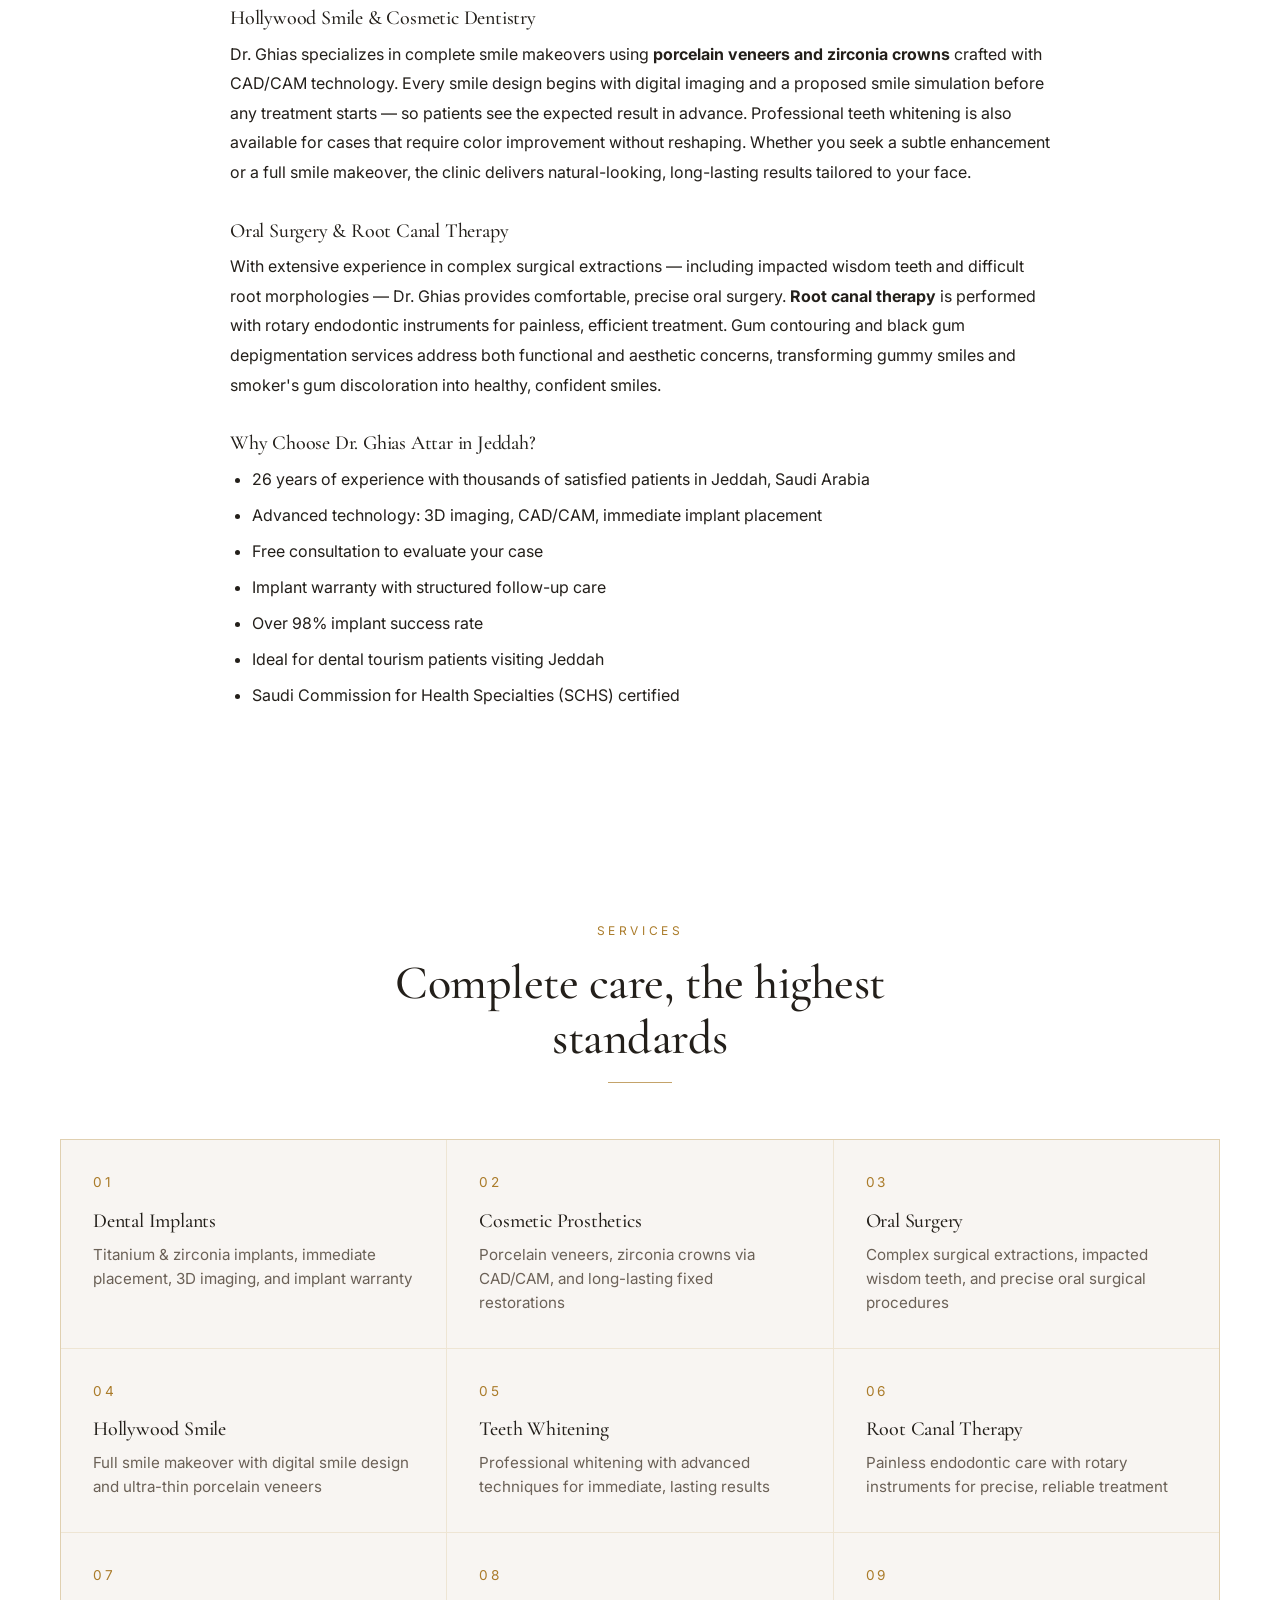
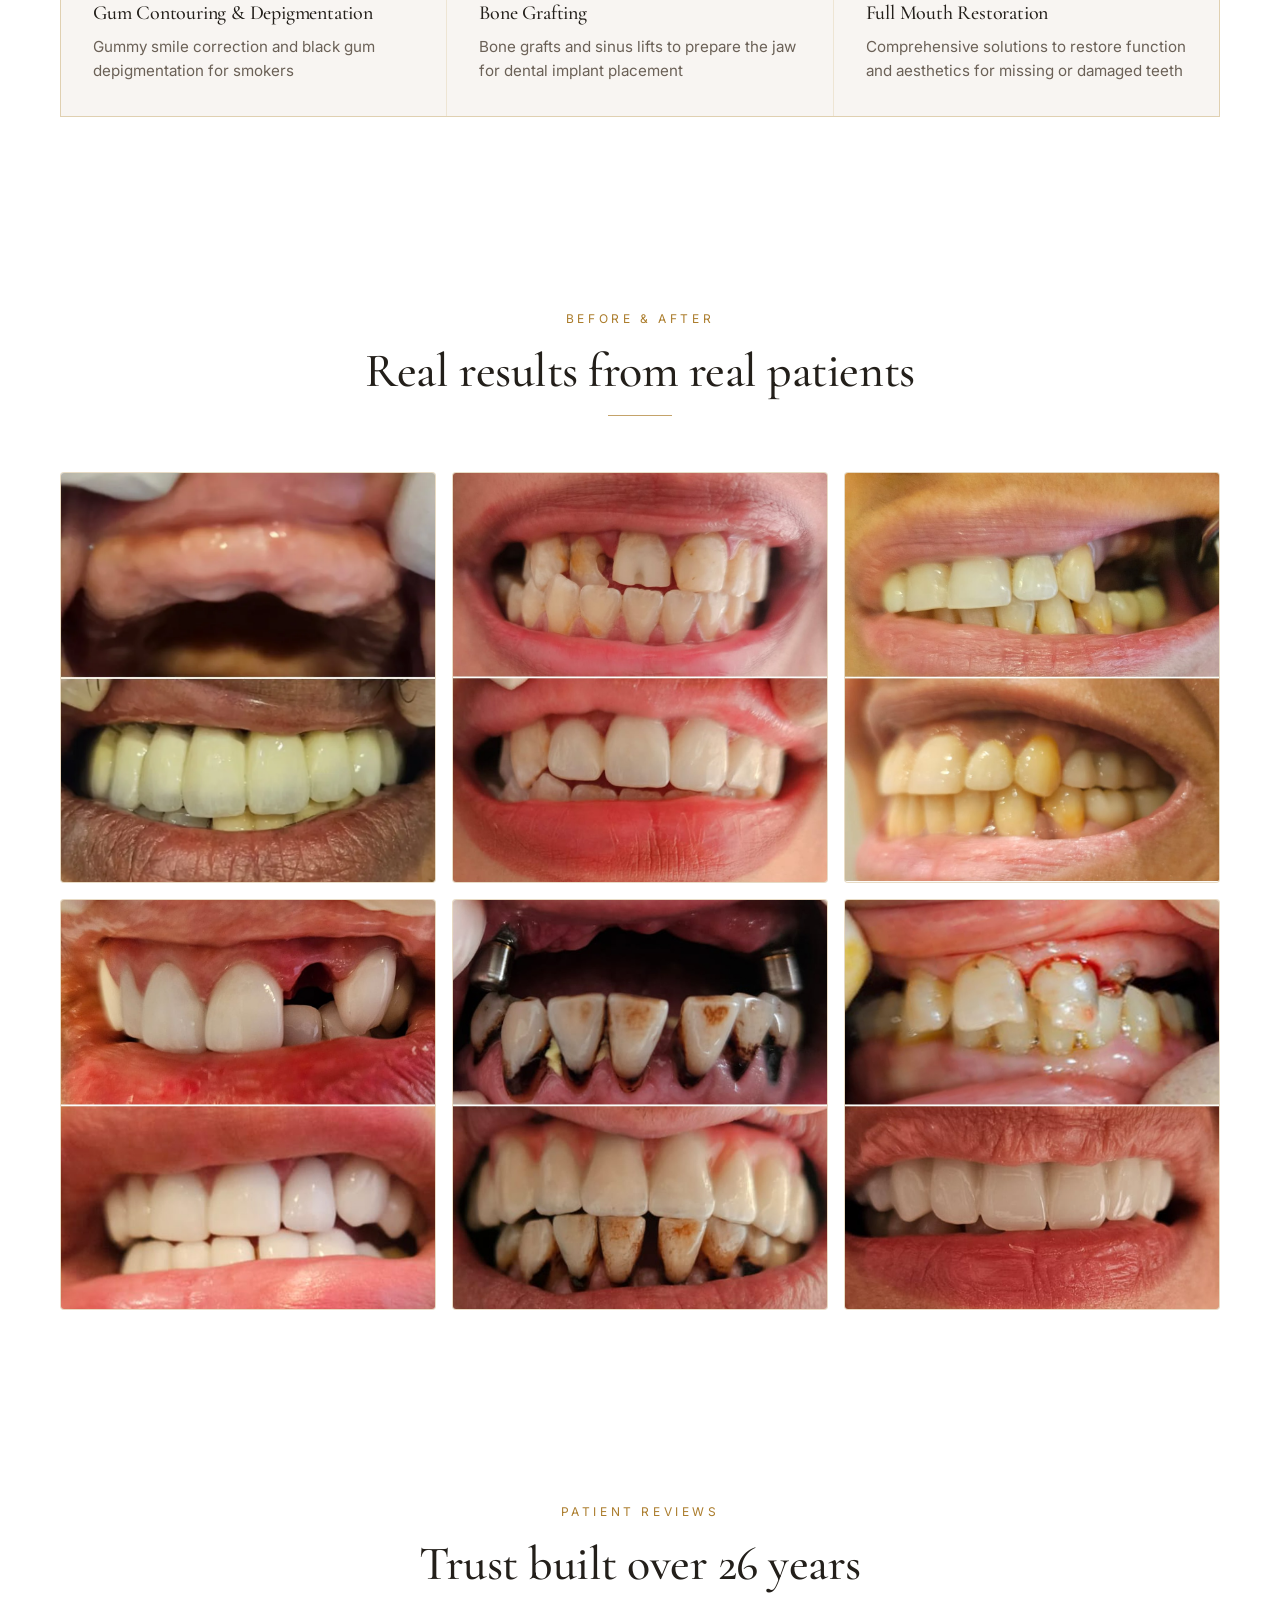
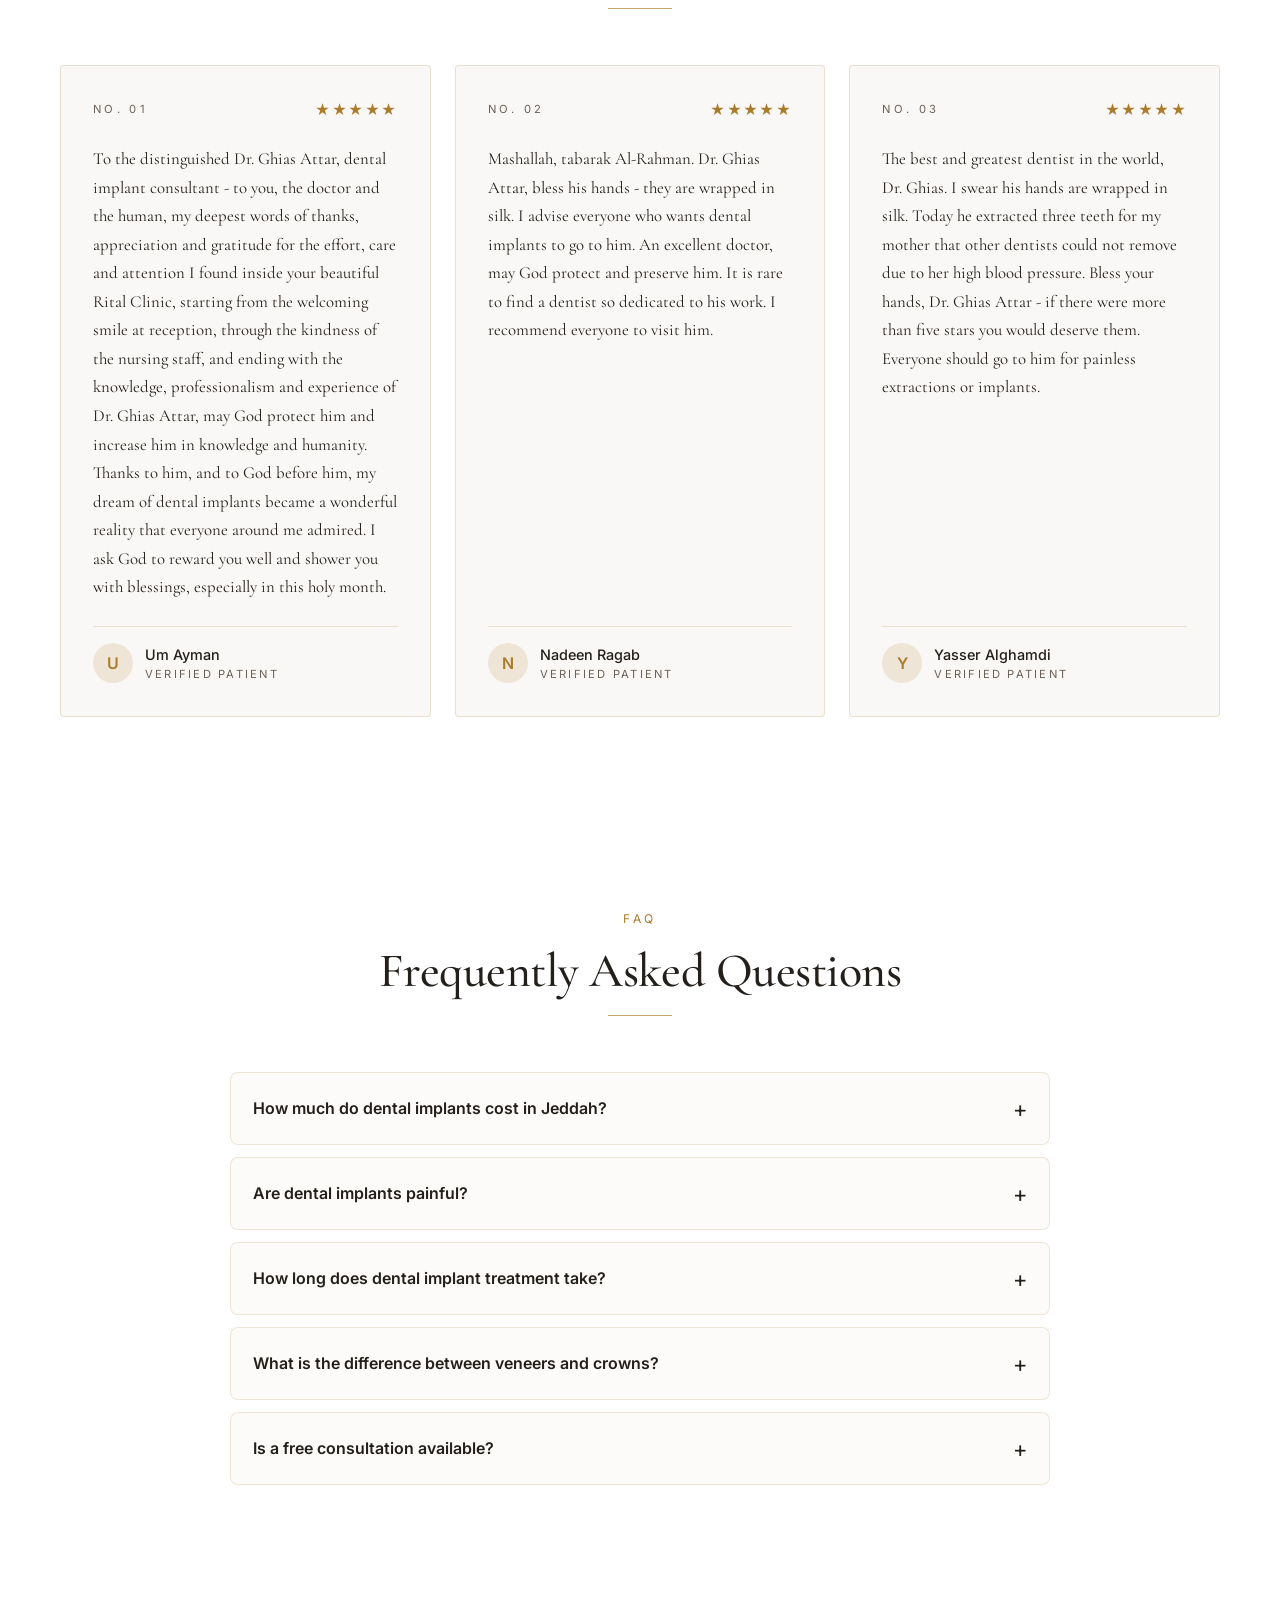
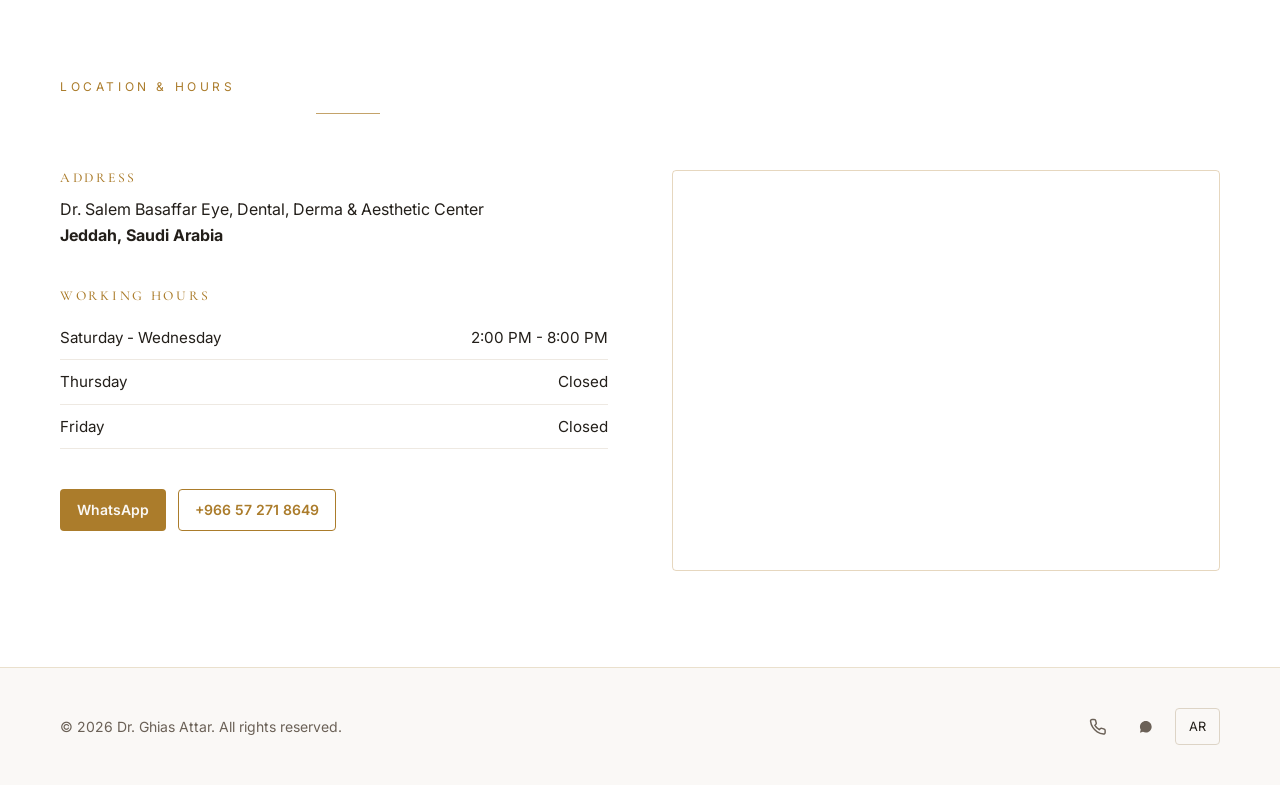
<file: en/index.html>
<!doctype html>
<html lang="en" dir="ltr">
<head>
<meta charset="UTF-8" />
<meta name="viewport" content="width=device-width, initial-scale=1.0" />
<title>Dr. Ghias Attar – Dental Implants & Cosmetic Dentistry | Jeddah</title>
<meta name="description" content="Dr. Ghias Attar — dental implants &amp; cosmetic dentistry specialist in Jeddah, Saudi Arabia. 26 years experience. Free consultation. Book via WhatsApp." />
<meta name="keywords" content="dental implants Jeddah, dentist Jeddah, Hollywood smile Jeddah, dental veneers Jeddah, cosmetic dentistry Saudi Arabia, Dr. Ghias Attar, teeth whitening Jeddah, best dentist Jeddah, zirconia implants, titanium implants, full mouth restoration" />
<meta name="author" content="Dr. Ghias Attar" />
<link rel="canonical" href="https://www.drghiasattar.com/en/" />
<link rel="alternate" hreflang="ar" href="https://www.drghiasattar.com/" />
<link rel="alternate" hreflang="en" href="https://www.drghiasattar.com/en/" />
<link rel="alternate" hreflang="x-default" href="https://www.drghiasattar.com/" />

<meta property="og:type" content="website" />
<meta property="og:locale" content="en_US" />
<meta property="og:title" content="Dr. Ghias Attar – Dental Implants & Cosmetic Dentistry | Jeddah" />
<meta property="og:description" content="26 years of experience in dental implants and cosmetic dentistry in Jeddah, Saudi Arabia. Free consultation. Book today." />
<meta property="og:url" content="https://www.drghiasattar.com/en/" />
<meta property="og:image" content="https://www.drghiasattar.com/assets/dr-ghiath.jpg" />
<meta name="twitter:card" content="summary_large_image" />
<meta name="twitter:title" content="Dr. Ghias Attar – Dental Implants & Cosmetic Dentistry | Jeddah" />
<meta name="twitter:description" content="26 years of experience in dental implants and cosmetic dentistry in Jeddah, Saudi Arabia. Free consultation." />
<meta name="twitter:image" content="https://www.drghiasattar.com/assets/dr-ghiath.jpg" />

<link rel="icon" type="image/png" href="../favicon.png" />
<link rel="apple-touch-icon" href="../favicon.png" />
<link rel="preconnect" href="https://fonts.googleapis.com" />
<link rel="preconnect" href="https://fonts.gstatic.com" crossorigin />
<link href="https://fonts.googleapis.com/css2?family=Tajawal:wght@400;500;700;900&family=Cormorant+Garamond:wght@400;500;600;700&family=Inter:wght@400;500;600&display=swap" rel="stylesheet" />
<link rel="stylesheet" href="../styles.css" />

<script type="application/ld+json">
{
  "@context": "https://schema.org",
  "@type": "Dentist",
  "name": "Dr. Ghias Attar",
  "alternateName": "د. غياث عطار",
  "description": "Dental implants and cosmetic dentistry specialist in Jeddah, Saudi Arabia. 26 years of experience in titanium & zirconia implants, Hollywood smile, veneers, and root canal therapy. Free consultation available.",
  "image": "https://www.drghiasattar.com/assets/dr-ghiath.jpg",
  "url": "https://www.drghiasattar.com/en/",
  "telephone": "+966572718649",
  "priceRange": "$$",
  "medicalSpecialty": ["DentalImplants", "CosmeticDentistry", "OralSurgery"],
  "address": {
    "@type": "PostalAddress",
    "streetAddress": "Dr. Salem Basaffar Eye, Dental, Derma & Aesthetic Center",
    "addressLocality": "Jeddah",
    "addressRegion": "Makkah Province",
    "addressCountry": "SA"
  },
  "geo": {
    "@type": "GeoCoordinates",
    "latitude": "21.5433",
    "longitude": "39.1728"
  },
  "openingHoursSpecification": [{ "@type": "OpeningHoursSpecification", "dayOfWeek": ["Saturday","Sunday","Monday","Tuesday","Wednesday"], "opens": "14:00", "closes": "20:00" }],
  "aggregateRating": { "@type": "AggregateRating", "ratingValue": "5.0", "reviewCount": "3" },
  "sameAs": [
    "https://www.drghiasattar.com",
    "https://www.drghiasattar.com/en/"
  ]
}
</script>
<script type="application/ld+json">
{
  "@context": "https://schema.org",
  "@type": "FAQPage",
  "mainEntity": [
    {
      "@type": "Question",
      "name": "How much do dental implants cost in Jeddah?",
      "acceptedAnswer": {
        "@type": "Answer",
        "text": "The cost of dental implants in Jeddah varies based on implant type (titanium or zirconia), the number of teeth, and preparatory procedures such as bone grafting. Dr. Ghias Attar offers a free consultation to assess your case and provide an accurate quote. Contact us via WhatsApp at +966572718649."
      }
    },
    {
      "@type": "Question",
      "name": "Are dental implants painful?",
      "acceptedAnswer": {
        "@type": "Answer",
        "text": "Dental implant surgery is performed under local anesthesia, making the procedure itself pain-free. After the anesthesia wears off, mild discomfort for a few days is normal and easily managed with standard pain medication."
      }
    },
    {
      "@type": "Question",
      "name": "How long does dental implant treatment take?",
      "acceptedAnswer": {
        "@type": "Answer",
        "text": "A single dental implant procedure typically takes 30 to 60 minutes. With immediate implant placement, a temporary crown can be fitted the same day. Full osseointegration — the implant fusing with the jawbone — takes 3 to 6 months."
      }
    },
    {
      "@type": "Question",
      "name": "What is the difference between veneers and crowns?",
      "acceptedAnswer": {
        "@type": "Answer",
        "text": "Veneers are thin porcelain shells bonded to the front surface of teeth to improve appearance, requiring minimal tooth preparation. Crowns cover the entire tooth and are typically used for broken or root-canal-treated teeth. Dr. Ghias Attar will recommend the best option for your specific case."
      }
    },
    {
      "@type": "Question",
      "name": "Is a free consultation available?",
      "acceptedAnswer": {
        "@type": "Answer",
        "text": "Yes, Dr. Ghias Attar offers a free consultation to evaluate your case and explain available treatment options in Jeddah, Saudi Arabia. Book your appointment via WhatsApp at +966572718649."
      }
    }
  ]
}
</script>
</head>
<body>
<!-- Decorative parallax background (aria-hidden, no SEO impact) -->
<div class="parallax-bg" aria-hidden="true">
  <img class="parallax-bg__layer" data-scene="0" src="../assets/clinic-bg.jpg" alt="" loading="eager" style="opacity:1" />
  <img class="parallax-bg__layer" data-scene="1" src="../assets/clinic-room-2.jpg" alt="" loading="lazy" />
  <img class="parallax-bg__layer" data-scene="2" src="../assets/clinic-room-3.jpg" alt="" loading="lazy" />
  <img class="parallax-bg__layer" data-scene="3" src="../assets/clinic-bg.jpg" alt="" loading="lazy" />
  <div class="parallax-bg__wash"></div>
  <div class="parallax-bg__gradient"></div>
</div>
<script>
(function(){
  if (window.matchMedia && window.matchMedia('(prefers-reduced-motion: reduce)').matches) {
    document.querySelectorAll('.parallax-bg__layer').forEach(function(el,i){ el.style.opacity = i===0 ? '1' : '0'; });
    return;
  }
  var layers = document.querySelectorAll('.parallax-bg__layer');
  var ticking = false;
  function update(){
    var max = document.documentElement.scrollHeight - window.innerHeight;
    var progress = max > 0 ? window.scrollY / max : 0;
    var scaled = progress * (layers.length - 1);
    var translateY = progress * 80;
    var scale = 1.08 + progress * 0.04;
    layers.forEach(function(el, i){
      var distance = Math.abs(scaled - i);
      var opacity = Math.max(0, 1 - distance);
      el.style.opacity = opacity;
      el.style.transform = 'translate3d(0,' + (translateY - i*10) + 'px,0) scale(' + scale + ')';
    });
    ticking = false;
  }
  function onScroll(){
    if (ticking) return;
    ticking = true;
    requestAnimationFrame(update);
  }
  update();
  window.addEventListener('scroll', onScroll, { passive: true });
  window.addEventListener('resize', onScroll, { passive: true });
})();
</script>


<header class="site-header">
  <div class="container">
    <a href="#hero" class="brand">Dr. Ghias Attar</a>
    <div class="header-actions">
      <a href="tel:+966572718649" class="header-phone"><svg viewBox="0 0 24 24" fill="none" stroke="currentColor" stroke-width="2" width="16" height="16"><path d="M22 16.92v3a2 2 0 0 1-2.18 2 19.79 19.79 0 0 1-8.63-3.07 19.5 19.5 0 0 1-6-6 19.79 19.79 0 0 1-3.07-8.67A2 2 0 0 1 4.11 2h3a2 2 0 0 1 2 1.72 12.84 12.84 0 0 0 .7 2.81 2 2 0 0 1-.45 2.11L8.09 9.91a16 16 0 0 0 6 6l1.27-1.27a2 2 0 0 1 2.11-.45 12.84 12.84 0 0 0 2.81.7A2 2 0 0 1 22 16.92z"/></svg><span>+966 57 271 8649</span></a>
      <a href="https://wa.me/966572718649" target="_blank" rel="noopener" class="btn btn-primary btn-sm">Book</a>
      <a href="../" class="lang-toggle">AR</a>
    </div>
  </div>
</header>

<main>
  <section id="hero" class="hero">
    <div class="container">
      <div class="hero-grid">
        <div class="hero-text">
          <p class="eyebrow">Dr. Ghias Attar Clinic — Jeddah, Saudi Arabia</p>
          <h1>Dr. Ghias Attar</h1>
          <span class="gold-divider"></span>
          <p class="hero-title">Specialist in Oral Surgery, Dental Implants & Cosmetic Prosthetics</p>
          <p class="hero-experience">26 Years of Experience</p>
          <div class="hero-ctas">
            <a href="https://wa.me/966572718649" target="_blank" rel="noopener" class="btn btn-primary"><svg viewBox="0 0 32 32" fill="currentColor" width="20" height="20"><path d="M16.003 5.333c-5.886 0-10.667 4.78-10.667 10.667 0 1.88.498 3.717 1.444 5.333L5.333 26.667l5.49-1.439a10.62 10.62 0 0 0 5.18 1.34h.004c5.886 0 10.666-4.78 10.666-10.667S21.89 5.333 16.003 5.333z"/></svg>Book on WhatsApp</a>
            <a href="tel:+966572718649" class="btn btn-outline">+966 57 271 8649</a>
          </div>
        </div>
        <div class="hero-img"><img src="../assets/dr-ghiath-cutout.png" alt="Dr. Ghias Attar - Dental Implants Specialist" loading="eager" /></div>
      </div>
    </div>
  </section>

  <!-- About -->
  <section id="about" class="section">
    <div class="container">
      <div class="section-head center">
        <p class="eyebrow">About Dr. Ghias</p>
        <h2>26 Years of Excellence in Jeddah, Saudi Arabia</h2>
        <span class="gold-divider"></span>
      </div>
      <div class="about-content">
        <p>Dr. Ghias Attar is a board-certified specialist in oral surgery, dental implants, and cosmetic prosthetics practicing in <strong>Jeddah, Saudi Arabia</strong> for over 26 years. Registered with the Saudi Commission for Health Specialties (SCHS), he combines surgical precision with a refined aesthetic sensibility in every procedure — from a single implant to a full mouth restoration.</p>

        <h3>Dental Implants in Jeddah</h3>
        <p>Dr. Ghias is among Jeddah's most experienced dental implant surgeons. He works with premium <strong>titanium and zirconia implants</strong> from leading global brands, offering same-day immediate implant placement in qualifying cases. Treatment planning includes precise 3D imaging and digital diagnostics to ensure optimal outcomes. Services extend to bone grafting, sinus lift procedures, and structured post-op follow-up. All implants come with a warranty. With an implant success rate exceeding 98%, patients travel from across Saudi Arabia and the wider region specifically for his expertise.</p>

        <h3>Hollywood Smile & Cosmetic Dentistry</h3>
        <p>Dr. Ghias specializes in complete smile makeovers using <strong>porcelain veneers and zirconia crowns</strong> crafted with CAD/CAM technology. Every smile design begins with digital imaging and a proposed smile simulation before any treatment starts — so patients see the expected result in advance. Professional teeth whitening is also available for cases that require color improvement without reshaping. Whether you seek a subtle enhancement or a full smile makeover, the clinic delivers natural-looking, long-lasting results tailored to your face.</p>

        <h3>Oral Surgery & Root Canal Therapy</h3>
        <p>With extensive experience in complex surgical extractions — including impacted wisdom teeth and difficult root morphologies — Dr. Ghias provides comfortable, precise oral surgery. <strong>Root canal therapy</strong> is performed with rotary endodontic instruments for painless, efficient treatment. Gum contouring and black gum depigmentation services address both functional and aesthetic concerns, transforming gummy smiles and smoker's gum discoloration into healthy, confident smiles.</p>

        <h3>Why Choose Dr. Ghias Attar in Jeddah?</h3>
        <ul>
          <li>26 years of experience with thousands of satisfied patients in Jeddah, Saudi Arabia</li>
          <li>Advanced technology: 3D imaging, CAD/CAM, immediate implant placement</li>
          <li>Free consultation to evaluate your case</li>
          <li>Implant warranty with structured follow-up care</li>
          <li>Over 98% implant success rate</li>
          <li>Ideal for dental tourism patients visiting Jeddah</li>
          <li>Saudi Commission for Health Specialties (SCHS) certified</li>
        </ul>
      </div>
    </div>
  </section>

  <section id="services" class="section">
    <div class="container">
      <div class="section-head center"><p class="eyebrow">Services</p><h2>Complete care, the highest standards</h2><span class="gold-divider"></span></div>
      <div class="services-grid">
        <div class="service-card"><div class="service-num">01</div><h3>Dental Implants</h3><p>Titanium &amp; zirconia implants, immediate placement, 3D imaging, and implant warranty</p></div>
        <div class="service-card"><div class="service-num">02</div><h3>Cosmetic Prosthetics</h3><p>Porcelain veneers, zirconia crowns via CAD/CAM, and long-lasting fixed restorations</p></div>
        <div class="service-card"><div class="service-num">03</div><h3>Oral Surgery</h3><p>Complex surgical extractions, impacted wisdom teeth, and precise oral surgical procedures</p></div>
        <div class="service-card"><div class="service-num">04</div><h3>Hollywood Smile</h3><p>Full smile makeover with digital smile design and ultra-thin porcelain veneers</p></div>
        <div class="service-card"><div class="service-num">05</div><h3>Teeth Whitening</h3><p>Professional whitening with advanced techniques for immediate, lasting results</p></div>
        <div class="service-card"><div class="service-num">06</div><h3>Root Canal Therapy</h3><p>Painless endodontic care with rotary instruments for precise, reliable treatment</p></div>
        <div class="service-card"><div class="service-num">07</div><h3>Gum Contouring & Depigmentation</h3><p>Gummy smile correction and black gum depigmentation for smokers</p></div>
        <div class="service-card"><div class="service-num">08</div><h3>Bone Grafting</h3><p>Bone grafts and sinus lifts to prepare the jaw for dental implant placement</p></div>
        <div class="service-card"><div class="service-num">09</div><h3>Full Mouth Restoration</h3><p>Comprehensive solutions to restore function and aesthetics for missing or damaged teeth</p></div>
      </div>
    </div>
  </section>

  <section id="gallery" class="section">
    <div class="container">
      <div class="section-head center"><p class="eyebrow">Before & After</p><h2>Real results from real patients</h2><span class="gold-divider"></span></div>
      <div class="gallery-grid">
        <a href="#img1"><img src="../assets/before-after-1.jpg" alt="Before and after - implants & prosthetics" loading="lazy" /></a>
        <a href="#img2"><img src="../assets/before-after-2.jpg" alt="Before and after - cosmetic restorations" loading="lazy" /></a>
        <a href="#img3"><img src="../assets/before-after-3.jpg" alt="Before and after - aesthetic dentistry" loading="lazy" /></a>
        <a href="#img4"><img src="../assets/before-after-4.jpg" alt="Before and after - anterior implants" loading="lazy" /></a>
        <a href="#img5"><img src="../assets/before-after-5.jpg" alt="Before and after - full implant restoration" loading="lazy" /></a>
        <a href="#img6"><img src="../assets/before-after-6.jpg" alt="Before and after - fixed prosthetics" loading="lazy" /></a>
      </div>
    </div>
  </section>

  <section id="testimonials" class="section">
    <div class="container">
      <div class="section-head center"><p class="eyebrow">Patient Reviews</p><h2>Trust built over 26 years</h2><span class="gold-divider"></span></div>
      <div class="reviews-grid">
        <article class="review">
          <div class="review-meta"><span class="review-num">No. 01</span><span class="stars">★★★★★</span></div>
          <p class="review-quote">To the distinguished Dr. Ghias Attar, dental implant consultant - to you, the doctor and the human, my deepest words of thanks, appreciation and gratitude for the effort, care and attention I found inside your beautiful Rital Clinic, starting from the welcoming smile at reception, through the kindness of the nursing staff, and ending with the knowledge, professionalism and experience of Dr. Ghias Attar, may God protect him and increase him in knowledge and humanity. Thanks to him, and to God before him, my dream of dental implants became a wonderful reality that everyone around me admired. I ask God to reward you well and shower you with blessings, especially in this holy month.</p>
          <div class="review-author"><div class="author-avatar">U</div><div><p class="author-name">Um Ayman</p><p class="author-meta">Verified Patient</p></div></div>
        </article>
        <article class="review">
          <div class="review-meta"><span class="review-num">No. 02</span><span class="stars">★★★★★</span></div>
          <p class="review-quote">Mashallah, tabarak Al-Rahman. Dr. Ghias Attar, bless his hands - they are wrapped in silk. I advise everyone who wants dental implants to go to him. An excellent doctor, may God protect and preserve him. It is rare to find a dentist so dedicated to his work. I recommend everyone to visit him.</p>
          <div class="review-author"><div class="author-avatar">N</div><div><p class="author-name">Nadeen Ragab</p><p class="author-meta">Verified Patient</p></div></div>
        </article>
        <article class="review">
          <div class="review-meta"><span class="review-num">No. 03</span><span class="stars">★★★★★</span></div>
          <p class="review-quote">The best and greatest dentist in the world, Dr. Ghias. I swear his hands are wrapped in silk. Today he extracted three teeth for my mother that other dentists could not remove due to her high blood pressure. Bless your hands, Dr. Ghias Attar - if there were more than five stars you would deserve them. Everyone should go to him for painless extractions or implants.</p>
          <div class="review-author"><div class="author-avatar">Y</div><div><p class="author-name">Yasser Alghamdi</p><p class="author-meta">Verified Patient</p></div></div>
        </article>
      </div>
    </div>
  </section>

  <!-- FAQ -->
  <section id="faq" class="section">
    <div class="container">
      <div class="section-head center">
        <p class="eyebrow">FAQ</p>
        <h2>Frequently Asked Questions</h2>
        <span class="gold-divider"></span>
      </div>
      <div class="faq-list">
        <details class="faq-item">
          <summary>How much do dental implants cost in Jeddah?</summary>
          <p>The cost of dental implants in Jeddah varies based on implant type (titanium or zirconia), the number of teeth, and preparatory procedures such as bone grafting. Dr. Ghias Attar offers a free consultation to assess your case and provide an accurate quote. Contact us via WhatsApp at <a href="tel:+966572718649">+966 57 271 8649</a>.</p>
        </details>
        <details class="faq-item">
          <summary>Are dental implants painful?</summary>
          <p>Dental implant surgery is performed under local anesthesia, making the procedure itself pain-free. After the anesthesia wears off, mild discomfort for a few days is normal and easily managed with standard pain medication.</p>
        </details>
        <details class="faq-item">
          <summary>How long does dental implant treatment take?</summary>
          <p>A single dental implant procedure typically takes 30 to 60 minutes. With immediate implant placement, a temporary crown can be fitted the same day. Full osseointegration — the implant fusing with the jawbone — takes 3 to 6 months.</p>
        </details>
        <details class="faq-item">
          <summary>What is the difference between veneers and crowns?</summary>
          <p>Veneers are thin porcelain shells bonded to the front surface of teeth to improve appearance, requiring minimal tooth preparation. Crowns cover the entire tooth and are typically used for broken or root-canal-treated teeth. Dr. Ghias Attar will recommend the best option for your specific case.</p>
        </details>
        <details class="faq-item">
          <summary>Is a free consultation available?</summary>
          <p>Yes, Dr. Ghias Attar offers a free consultation to evaluate your case and explain available treatment options in Jeddah, Saudi Arabia. Book your appointment via <a href="https://wa.me/966572718649" target="_blank" rel="noopener">WhatsApp</a>.</p>
        </details>
      </div>
    </div>
  </section>

  <section id="location" class="section">
    <div class="container">
      <div class="section-head" style="text-align:start; margin-inline:0;"><p class="eyebrow">Location & Hours</p><span class="gold-divider"></span></div>
      <div class="location-grid">
        <div class="location-info">
          <div><h3>Address</h3><p>Dr. Salem Basaffar Eye, Dental, Derma &amp; Aesthetic Center<br><strong>Jeddah, Saudi Arabia</strong></p></div>
          <div><h3>Working Hours</h3>
            <ul class="hours-list">
              <li><span>Saturday - Wednesday</span><span>2:00 PM - 8:00 PM</span></li>
              <li><span>Thursday</span><span>Closed</span></li>
              <li><span>Friday</span><span>Closed</span></li>
            </ul>
          </div>
          <div class="hero-ctas">
            <a href="https://wa.me/966572718649" target="_blank" rel="noopener" class="btn btn-primary btn-sm">WhatsApp</a>
            <a href="tel:+966572718649" class="btn btn-outline btn-sm">+966 57 271 8649</a>
          </div>
        </div>
        <div class="location-map">
          <iframe title="Map - Dr. Salem Basaffar Center" src="https://www.google.com/maps?q=Dr.+Salem+Basaffar+Eye+Dental+Derma+Aesthetic+Center&output=embed" loading="lazy" referrerpolicy="no-referrer-when-downgrade" allowfullscreen></iframe>
        </div>
      </div>
    </div>
  </section>
</main>

<footer class="site-footer">
  <div class="container">
    <p>© <span id="year">2026</span> Dr. Ghias Attar. All rights reserved.</p>
    <div class="footer-links">
      <a href="tel:+966572718649" class="icon-link" aria-label="Call"><svg viewBox="0 0 24 24" fill="none" stroke="currentColor" stroke-width="2"><path d="M22 16.92v3a2 2 0 0 1-2.18 2 19.79 19.79 0 0 1-8.63-3.07 19.5 19.5 0 0 1-6-6 19.79 19.79 0 0 1-3.07-8.67A2 2 0 0 1 4.11 2h3a2 2 0 0 1 2 1.72 12.84 12.84 0 0 0 .7 2.81 2 2 0 0 1-.45 2.11L8.09 9.91a16 16 0 0 0 6 6l1.27-1.27a2 2 0 0 1 2.11-.45 12.84 12.84 0 0 0 2.81.7A2 2 0 0 1 22 16.92z"/></svg></a>
      <a href="https://wa.me/966572718649" target="_blank" rel="noopener" class="icon-link" aria-label="WhatsApp"><svg viewBox="0 0 32 32" fill="currentColor"><path d="M16.003 5.333c-5.886 0-10.667 4.78-10.667 10.667 0 1.88.498 3.717 1.444 5.333L5.333 26.667l5.49-1.439a10.62 10.62 0 0 0 5.18 1.34c5.886 0 10.666-4.78 10.666-10.667S21.89 5.333 16.003 5.333z"/></svg></a>
      <a href="../" class="lang-toggle">AR</a>
    </div>
  </div>
</footer>

<a href="https://wa.me/966572718649" target="_blank" rel="noopener" class="wa-float" aria-label="WhatsApp">
  <svg viewBox="0 0 32 32" fill="currentColor"><path d="M16.003 5.333c-5.886 0-10.667 4.78-10.667 10.667 0 1.88.498 3.717 1.444 5.333L5.333 26.667l5.49-1.439a10.62 10.62 0 0 0 5.18 1.34h.004c5.886 0 10.666-4.78 10.666-10.667S21.89 5.333 16.003 5.333zm4.87 12.964c-.267-.133-1.578-.778-1.822-.867-.244-.089-.422-.133-.6.134-.178.266-.689.867-.844 1.045-.155.178-.31.2-.578.067-.267-.134-1.127-.415-2.146-1.323-.793-.708-1.328-1.582-1.484-1.849-.155-.266-.016-.41.117-.543.12-.12.267-.31.4-.466.133-.155.178-.266.267-.444.089-.178.044-.333-.022-.467-.067-.133-.6-1.448-.823-1.982-.217-.52-.437-.45-.6-.458l-.511-.009a.98.98 0 0 0-.711.333c-.244.267-.933.911-.933 2.222s.955 2.578 1.088 2.756c.133.178 1.88 2.87 4.555 4.025.637.275 1.133.439 1.52.563.638.203 1.219.174 1.679.106.512-.077 1.578-.645 1.8-1.267.222-.622.222-1.156.155-1.267z"/></svg>
</a>

<a href="#gallery" id="img1" class="lightbox" aria-label="Close"><span class="lightbox__close" aria-hidden="true">&times;</span><img src="../assets/before-after-1.jpg" alt="Before and after dental implants – Dr. Ghias Attar Jeddah" /></a>
<a href="#gallery" id="img2" class="lightbox" aria-label="Close"><span class="lightbox__close" aria-hidden="true">&times;</span><img src="../assets/before-after-2.jpg" alt="Before and after cosmetic restorations – Dr. Ghias Attar Jeddah" /></a>
<a href="#gallery" id="img3" class="lightbox" aria-label="Close"><span class="lightbox__close" aria-hidden="true">&times;</span><img src="../assets/before-after-3.jpg" alt="Before and after Hollywood smile – Dr. Ghias Attar Jeddah" /></a>
<a href="#gallery" id="img4" class="lightbox" aria-label="Close"><span class="lightbox__close" aria-hidden="true">&times;</span><img src="../assets/before-after-4.jpg" alt="Before and after anterior dental implants – Dr. Ghias Attar Jeddah" /></a>
<a href="#gallery" id="img5" class="lightbox" aria-label="Close"><span class="lightbox__close" aria-hidden="true">&times;</span><img src="../assets/before-after-5.jpg" alt="Before and after full mouth restoration – Dr. Ghias Attar Jeddah" /></a>
<a href="#gallery" id="img6" class="lightbox" aria-label="Close"><span class="lightbox__close" aria-hidden="true">&times;</span><img src="../assets/before-after-6.jpg" alt="Before and after fixed prosthetics – Dr. Ghias Attar Jeddah" /></a>
<script>document.getElementById('year').textContent = new Date().getFullYear();</script>
</body>
</html>
</file>
<file: styles.css>
/* Dr. Ghias Attar — static site styles */
:root {
  --bg: hsl(40 30% 97%);
  --bg-soft: hsl(40 35% 94%);
  --card: hsl(40 30% 99%);
  --ink: hsl(30 15% 12%);
  --muted: hsl(30 10% 38%);
  --primary: hsl(38 60% 42%);
  --primary-soft: hsl(38 70% 55%);
  --border: hsl(38 25% 82%);
  --shadow: 0 30px 60px -20px rgba(150, 110, 30, 0.25);
}

* { box-sizing: border-box; margin: 0; padding: 0; }

html { scroll-behavior: smooth; -webkit-text-size-adjust: 100%; }

body {
  background: transparent;
  color: var(--ink);
  font-family: 'Tajawal', 'Inter', system-ui, sans-serif;
  line-height: 1.6;
  -webkit-font-smoothing: antialiased;
}

html[lang="en"] body {
  font-family: 'Inter', 'Tajawal', system-ui, sans-serif;
}

h1, h2, h3, h4 {
  font-family: 'Tajawal', serif;
  font-weight: 700;
  letter-spacing: -0.01em;
  line-height: 1.15;
}

html[lang="en"] h1, html[lang="en"] h2, html[lang="en"] h3, html[lang="en"] h4 {
  font-family: 'Cormorant Garamond', 'Tajawal', serif;
  font-weight: 500;
}

a { color: inherit; text-decoration: none; }
img { max-width: 100%; height: auto; display: block; }

.container {
  width: 100%;
  max-width: 1200px;
  margin: 0 auto;
  padding: 0 1.25rem;
}

.gold-divider {
  display: block;
  height: 1px;
  width: 64px;
  background: var(--primary);
  opacity: 0.7;
  margin: 1.5rem 0;
}

.center .gold-divider { margin-left: auto; margin-right: auto; }
.eyebrow {
  font-size: 0.75rem;
  letter-spacing: 0.3em;
  text-transform: uppercase;
  color: var(--primary);
  margin-bottom: 1rem;
}

.btn {
  display: inline-flex;
  align-items: center;
  gap: 0.5rem;
  padding: 0.95rem 1.6rem;
  font-size: 1rem;
  font-weight: 600;
  border-radius: 4px;
  transition: all 0.2s ease;
  border: 1px solid transparent;
  cursor: pointer;
}
.btn-primary { background: var(--primary); color: var(--bg); }
.btn-primary:hover { background: var(--primary-soft); color: var(--ink); }
.btn-outline { border-color: var(--primary); color: var(--primary); background: rgba(255,255,255,0.5); }
.btn-outline:hover { background: var(--primary); color: var(--bg); }

.btn svg { width: 1.1rem; height: 1.1rem; }

/* Header */
.site-header {
  position: fixed;
  top: 0; left: 0; right: 0;
  z-index: 50;
  background: hsla(40, 30%, 97%, 0.85);
  backdrop-filter: blur(12px);
  -webkit-backdrop-filter: blur(12px);
  border-bottom: 1px solid hsla(38, 60%, 42%, 0.15);
}
.site-header .container {
  display: flex;
  align-items: center;
  justify-content: space-between;
  padding-top: 1rem;
  padding-bottom: 1rem;
}
.brand { font-size: 1.05rem; font-weight: 700; color: var(--primary); }
.header-actions { display: flex; align-items: center; gap: 0.75rem; }
.header-phone { display: none; align-items: center; gap: 0.5rem; font-size: 0.9rem; color: var(--ink); }
.header-phone:hover { color: var(--primary); }
.btn-sm { padding: 0.55rem 1rem; font-size: 0.875rem; }
.lang-toggle {
  border: 1px solid var(--border);
  padding: 0.45rem 0.8rem;
  font-size: 0.8rem;
  border-radius: 4px;
  color: var(--ink);
  background: transparent;
}
.lang-toggle:hover { border-color: var(--primary); color: var(--primary); }

@media (min-width: 640px) { .header-phone { display: inline-flex; } }

/* Hero */
.hero {
  min-height: 100svh;
  display: flex;
  align-items: flex-end;
  padding: 7rem 0 3rem;
  position: relative;
  overflow: hidden;
}
.hero-grid {
  display: grid;
  grid-template-columns: 1fr;
  gap: 2rem;
  align-items: end;
  width: 100%;
}
.hero-img { display: flex; justify-content: center; }
.hero-img img {
  width: 18rem;
  filter: drop-shadow(0 30px 55px rgba(60, 40, 10, 0.3));
  object-fit: contain;
  object-position: bottom;
}
.hero-text h1 {
  font-size: clamp(2.5rem, 7vw, 4.5rem);
  margin-bottom: 1rem;
}
.hero-title {
  font-size: clamp(1.15rem, 2.5vw, 1.5rem);
  color: hsla(30, 15%, 12%, 0.9);
  max-width: 36rem;
  margin-bottom: 0.75rem;
  font-family: 'Cormorant Garamond', 'Tajawal', serif;
}
html[lang="ar"] .hero-title { font-family: 'Tajawal', serif; }
.hero-experience {
  font-size: 0.85rem;
  letter-spacing: 0.35em;
  text-transform: uppercase;
  color: var(--primary);
  margin: 1rem 0 2rem;
}
.hero-ctas { display: flex; flex-wrap: wrap; gap: 0.75rem; }

@media (min-width: 768px) {
  .hero-grid { grid-template-columns: 7fr 5fr; gap: 2.5rem; }
  .hero-img { order: 2; justify-content: flex-end; }
  .hero-img img { width: 100%; max-height: 720px; }
  .hero-text { order: 1; }
}

/* Sections */
.section { padding: 6rem 0; position: relative; }
.section-head { max-width: 36rem; margin: 0 auto 3.5rem; text-align: center; }
.section-head h2 {
  font-size: clamp(1.85rem, 4vw, 3rem);
  margin: 0.5rem 0 1rem;
}
.section-head .gold-divider { margin: 1rem auto 0; }

/* Services */
.services-grid {
  display: grid;
  grid-template-columns: 1fr;
  gap: 1px;
  background: hsla(38, 60%, 42%, 0.2);
  border: 1px solid hsla(38, 60%, 42%, 0.2);
}
.service-card {
  background: hsla(40, 30%, 97%, 0.9);
  padding: 2rem;
  transition: background 0.2s;
}
.service-card:hover { background: var(--bg); }
.service-num {
  color: var(--primary);
  font-size: 0.85rem;
  letter-spacing: 0.2em;
  margin-bottom: 1rem;
}
.service-card h3 { font-size: 1.25rem; margin-bottom: 0.6rem; }
.service-card p { color: var(--muted); font-size: 0.95rem; }
@media (min-width: 640px) { .services-grid { grid-template-columns: 1fr 1fr; } }
@media (min-width: 1024px) { .services-grid { grid-template-columns: 1fr 1fr 1fr; } }

/* Gallery */
.gallery-grid {
  display: grid;
  grid-template-columns: 1fr;
  gap: 1rem;
}
.gallery-grid a {
  display: block;
  border: 1px solid hsla(38, 60%, 42%, 0.25);
  overflow: hidden;
  border-radius: 4px;
  transition: border-color 0.2s, transform 0.4s;
  background: hsla(40, 30%, 97%, 0.6);
}
.gallery-grid a:hover { border-color: var(--primary); }
.gallery-grid img { transition: transform 0.5s ease; width: 100%; }
.gallery-grid a:hover img { transform: scale(1.03); }
@media (min-width: 640px) { .gallery-grid { grid-template-columns: 1fr 1fr; } }
@media (min-width: 1024px) { .gallery-grid { grid-template-columns: 1fr 1fr 1fr; } }

/* Testimonials */
.reviews-grid {
  display: grid;
  grid-template-columns: 1fr;
  gap: 1.5rem;
}
.review {
  position: relative;
  background: hsla(40, 30%, 97%, 0.9);
  border: 1px solid hsla(38, 60%, 42%, 0.2);
  padding: 2rem;
  border-radius: 4px;
  display: flex;
  flex-direction: column;
}
.review-meta {
  display: flex;
  justify-content: space-between;
  align-items: center;
  margin-bottom: 1.5rem;
}
.review-num {
  font-size: 0.7rem;
  letter-spacing: 0.3em;
  text-transform: uppercase;
  color: var(--muted);
}
.stars { color: var(--primary); font-size: 0.9rem; letter-spacing: 0.1em; font-family: 'Inter', 'Segoe UI Symbol', 'Apple Color Emoji', system-ui, sans-serif; }
.review-num { font-family: 'Inter', system-ui, sans-serif; }
.review-quote {
  font-family: 'Cormorant Garamond', 'Tajawal', serif;
  font-size: 1.05rem;
  line-height: 1.7;
  margin-bottom: 1.5rem;
  flex: 1;
}
html[lang="ar"] .review-quote { font-family: 'Tajawal', serif; font-weight: 400; }
.review-author {
  display: flex;
  align-items: center;
  gap: 0.75rem;
  padding-top: 1rem;
  border-top: 1px solid hsla(38, 60%, 42%, 0.2);
}
.author-avatar {
  width: 2.5rem; height: 2.5rem;
  border-radius: 50%;
  background: hsla(38, 60%, 42%, 0.15);
  color: var(--primary);
  display: flex;
  align-items: center;
  justify-content: center;
  font-weight: 600;
  flex-shrink: 0;
}
.author-name { font-size: 0.9rem; font-weight: 500; }
.author-meta { font-size: 0.7rem; letter-spacing: 0.2em; text-transform: uppercase; color: var(--muted); }
@media (min-width: 768px) { .reviews-grid { grid-template-columns: 1fr 1fr 1fr; } }

/* Location */
.location-grid {
  display: grid;
  grid-template-columns: 1fr;
  gap: 2.5rem;
}
.location-info > div { margin-bottom: 2.5rem; }
.location-info h3 {
  font-size: 0.85rem;
  letter-spacing: 0.2em;
  text-transform: uppercase;
  color: var(--primary);
  margin-bottom: 0.75rem;
}
.hours-list { list-style: none; }
.hours-list li {
  display: flex;
  justify-content: space-between;
  padding: 0.6rem 0;
  border-bottom: 1px solid hsla(38, 25%, 82%, 0.5);
  font-size: 0.95rem;
}
.location-map {
  border: 1px solid hsla(38, 60%, 42%, 0.3);
  border-radius: 4px;
  overflow: hidden;
  min-height: 360px;
}
.location-map iframe { width: 100%; height: 100%; min-height: 360px; border: 0; display: block; }
@media (min-width: 768px) { .location-grid { grid-template-columns: 1fr 1fr; gap: 4rem; } }

/* Footer */
.site-footer {
  border-top: 1px solid hsla(38, 60%, 42%, 0.2);
  padding: 2.5rem 0;
  background: hsla(40, 30%, 97%, 0.9);
}
.site-footer .container {
  display: flex;
  flex-direction: column;
  align-items: center;
  gap: 1.5rem;
  text-align: center;
}
.site-footer p { color: var(--muted); font-size: 0.875rem; }
.footer-links { display: flex; gap: 0.75rem; align-items: center; }
.icon-link {
  display: inline-flex;
  width: 2.25rem; height: 2.25rem;
  align-items: center; justify-content: center;
  color: var(--muted);
  border-radius: 50%;
}
.icon-link:hover { color: var(--primary); }
.icon-link svg { width: 1.1rem; height: 1.1rem; }
@media (min-width: 768px) {
  .site-footer .container { flex-direction: row; justify-content: space-between; text-align: start; }
}

/* Floating WhatsApp */
.wa-float {
  position: fixed;
  bottom: 1.25rem;
  inset-inline-start: 1.25rem;
  z-index: 50;
  width: 3.5rem;
  height: 3.5rem;
  border-radius: 50%;
  background: #25D366;
  color: #fff;
  display: inline-flex;
  align-items: center;
  justify-content: center;
  box-shadow: 0 8px 24px rgba(0,0,0,0.2);
  transition: transform 0.2s;
}
.wa-float:hover { transform: scale(1.05); }
.wa-float svg { width: 2rem; height: 2rem; }

/* Lightbox via :target — entire backdrop is a link, click anywhere to close */
.lightbox {
  position: fixed;
  inset: 0;
  background: rgba(20, 14, 8, 0.92);
  display: none;
  align-items: center;
  justify-content: center;
  z-index: 100;
  padding: 1rem;
  cursor: zoom-out;
  text-decoration: none;
}
.lightbox:target { display: flex; }
.lightbox img {
  max-height: 90vh;
  max-width: 100%;
  object-fit: contain;
  cursor: default;
  pointer-events: none;
}
.lightbox__close {
  position: absolute;
  top: 1.25rem;
  inset-inline-end: 1.25rem;
  width: 2.5rem;
  height: 2.5rem;
  display: flex;
  align-items: center;
  justify-content: center;
  color: var(--bg);
  font-family: 'Inter', system-ui, sans-serif;
  font-size: 2rem;
  line-height: 1;
  border-radius: 999px;
  background: rgba(0,0,0,0.35);
}

/* Utility */
[dir="rtl"] .ltr-num { direction: ltr; display: inline-block; unicode-bidi: embed; }

/* ============================================
   Parallax background — decorative, SEO-safe
   ============================================ */
.parallax-bg {
  position: fixed;
  inset: 0;
  z-index: -1;
  overflow: hidden;
  background: var(--bg);
  pointer-events: none;
}
.parallax-bg__layer {
  position: absolute;
  inset: 0;
  width: 100%;
  height: 100%;
  object-fit: cover;
  opacity: 0;
  transform: translate3d(0, 0, 0) scale(1.08);
  transition: opacity 0.7s ease-out;
  will-change: transform, opacity;
}
.parallax-bg__wash {
  position: absolute;
  inset: 0;
  background: hsla(40, 30%, 97%, 0.55);
}
.parallax-bg__gradient {
  position: absolute;
  inset: 0;
  background: linear-gradient(
    to bottom,
    hsla(40, 30%, 97%, 0.3) 0%,
    transparent 50%,
    hsla(40, 30%, 97%, 0.7) 100%
  );
}
/* Respect users who prefer less motion */
@media (prefers-reduced-motion: reduce) {
  .parallax-bg__layer {
    transition: none;
    transform: none !important;
  }
}

/* About section */
.about-content {
  max-width: 820px;
  margin: 0 auto;
}
.about-content p {
  margin-bottom: 1.25rem;
  line-height: 1.85;
  color: var(--ink);
}
.about-content h3 {
  font-family: var(--font-heading);
  font-size: 1.25rem;
  font-weight: 600;
  color: var(--gold);
  margin-top: 2rem;
  margin-bottom: 0.6rem;
}
.about-content ul {
  padding-inline-start: 1.4rem;
  margin-bottom: 1.25rem;
}
.about-content li {
  margin-bottom: 0.5rem;
  line-height: 1.75;
  color: var(--ink);
}

/* FAQ section */
.faq-list {
  max-width: 820px;
  margin: 0 auto;
  display: flex;
  flex-direction: column;
  gap: 0.75rem;
}
.faq-item {
  border: 1px solid hsla(38, 40%, 60%, 0.25);
  border-radius: 8px;
  background: hsla(40, 30%, 97%, 0.6);
  overflow: hidden;
}
.faq-item summary {
  cursor: pointer;
  padding: 1.1rem 1.4rem;
  font-weight: 600;
  font-size: 1rem;
  color: var(--ink);
  list-style: none;
  display: flex;
  justify-content: space-between;
  align-items: center;
}
.faq-item summary::-webkit-details-marker { display: none; }
.faq-item summary::after {
  content: '+';
  font-size: 1.4rem;
  color: var(--gold);
  font-weight: 400;
  flex-shrink: 0;
  margin-inline-start: 1rem;
}
.faq-item[open] summary::after { content: '−'; }
.faq-item p {
  padding: 0 1.4rem 1.1rem;
  margin: 0;
  line-height: 1.8;
  color: var(--ink);
  font-size: 0.95rem;
}
</file>
